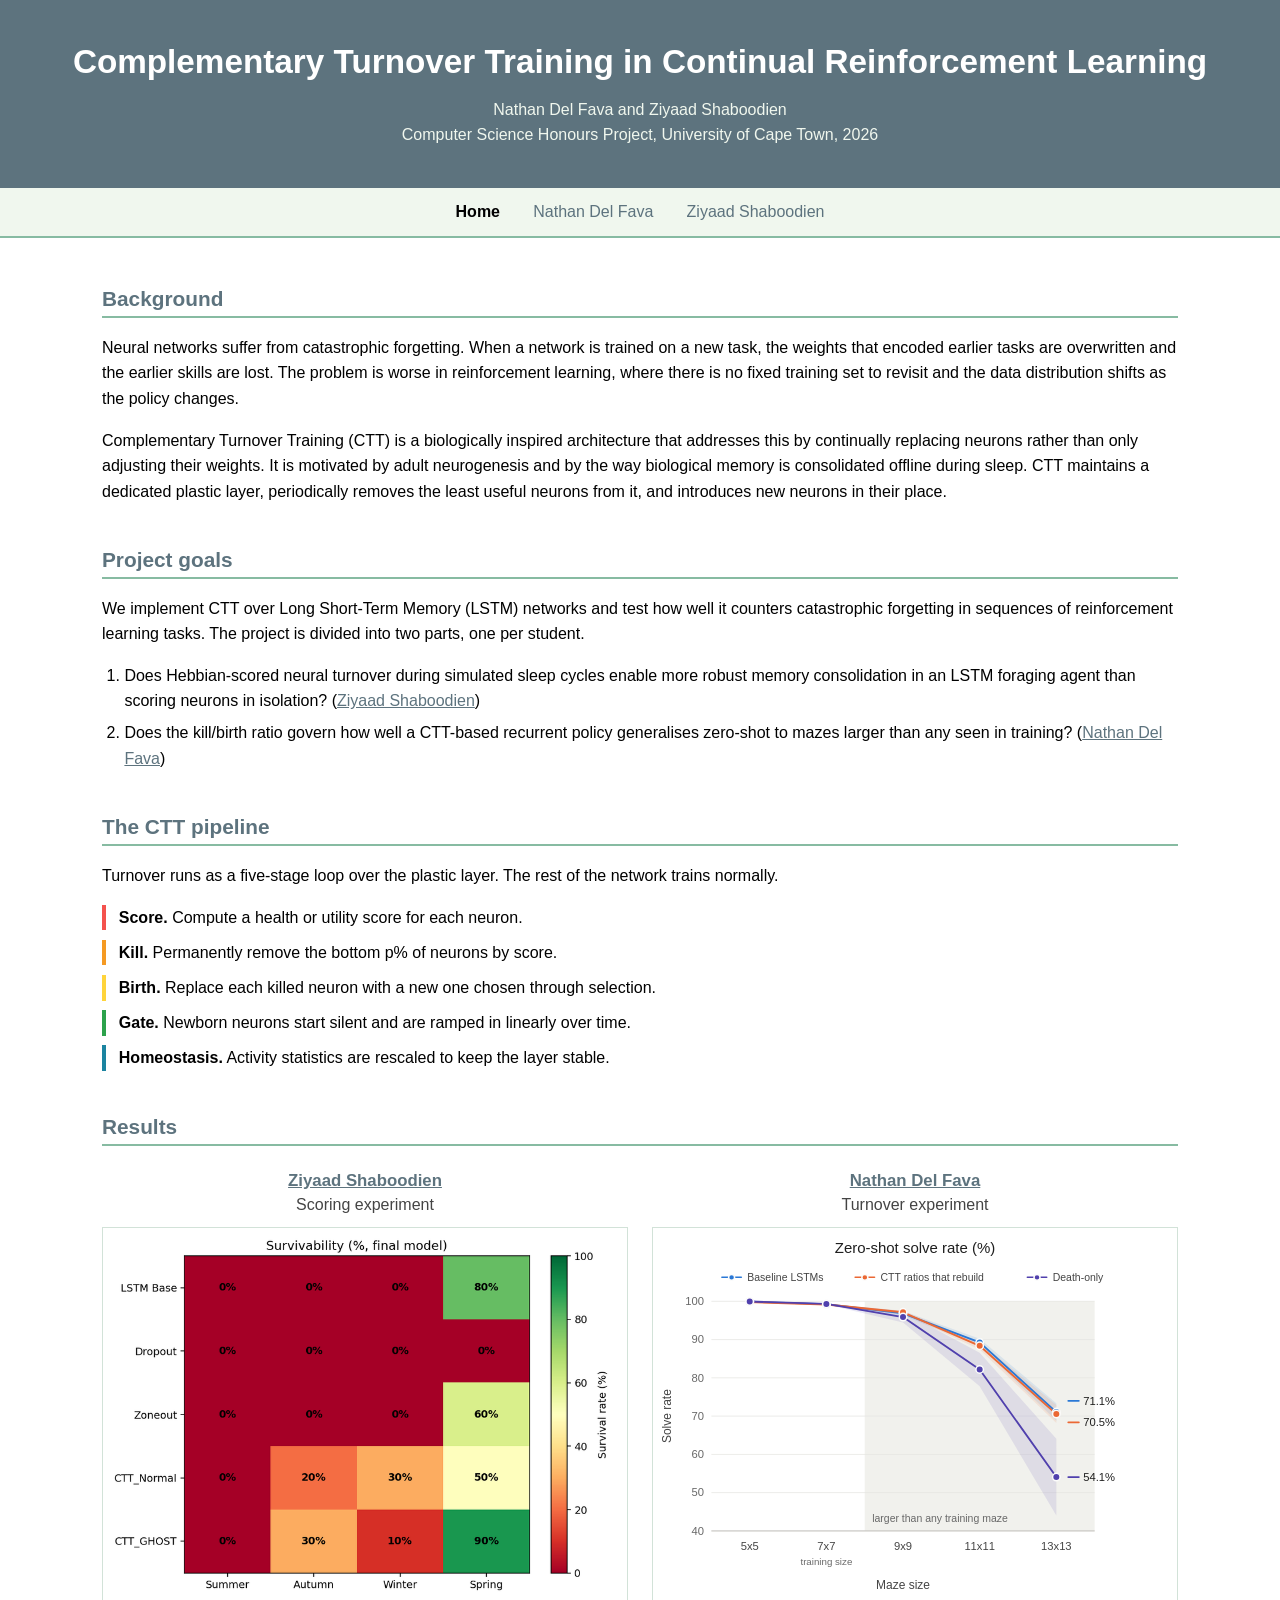
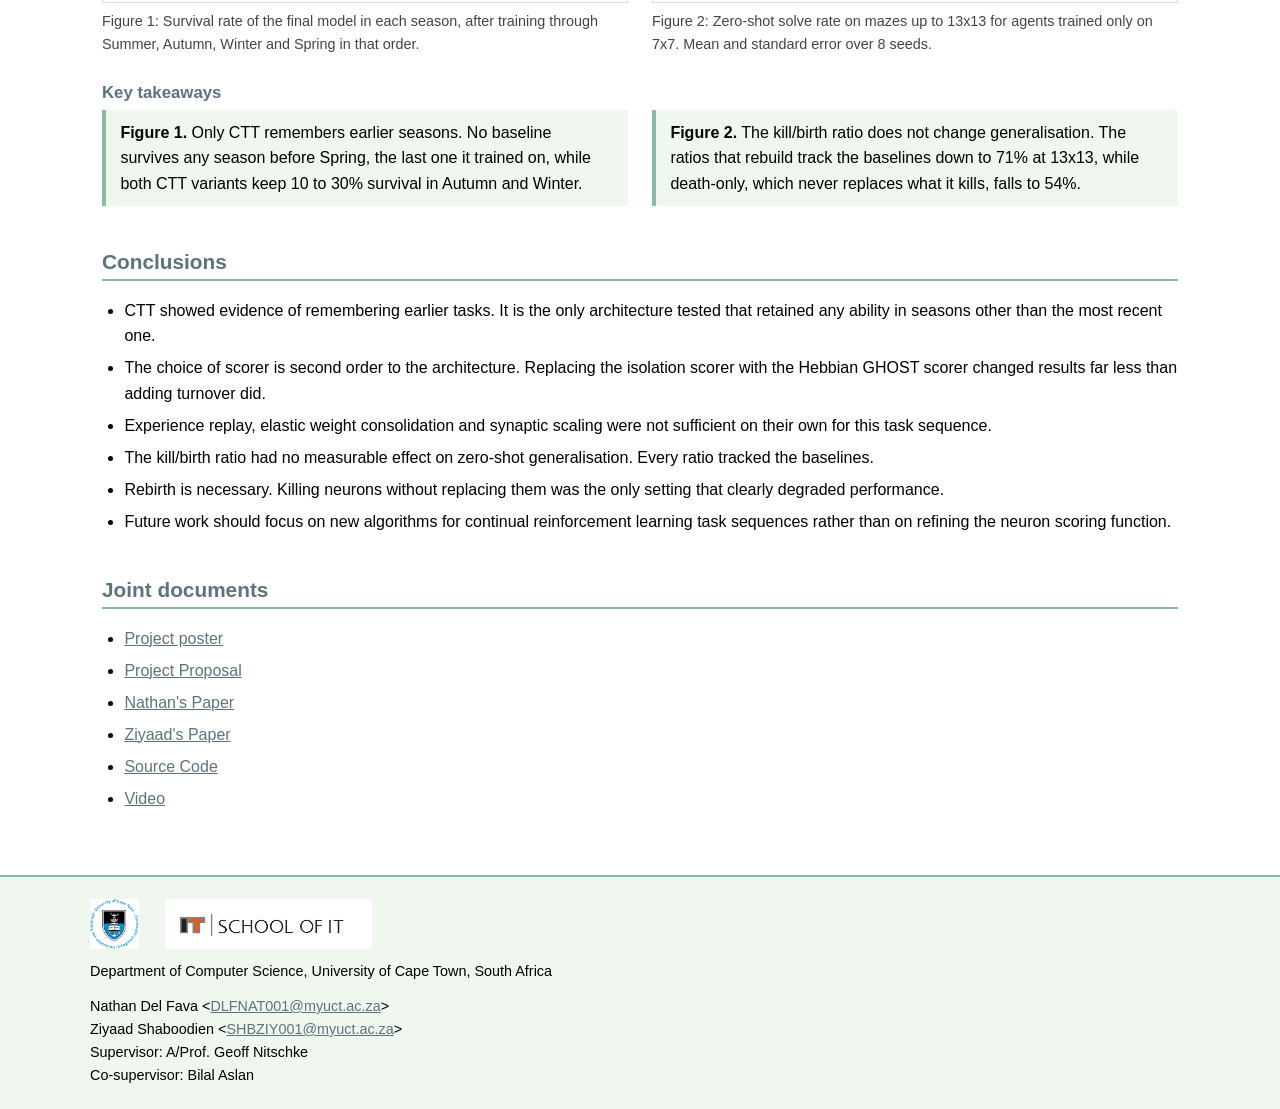
<file: index.html>
<!DOCTYPE html>
<html lang="en">

<head>
<meta charset="utf-8">
<meta name="viewport" content="width=device-width, initial-scale=1">
<title>Complementary Turnover Training in Continual Reinforcement Learning</title>
<link rel="stylesheet" href="style.css">
</head>

<body>

<div id="banner">
<div>
<h1>Complementary Turnover Training in Continual Reinforcement Learning</h1>
<p>Nathan Del Fava and Ziyaad Shaboodien</p>
<p>Computer Science Honours Project, University of Cape Town, 2026</p>
</div>
</div>

<div id="nav">
<ul>
<li><a class="current" href="index.html">Home</a></li>
<li><a href="delfava.html">Nathan Del Fava</a></li>
<li><a href="shaboodien.html">Ziyaad Shaboodien</a></li>
</ul>
</div>

<div id="content">

<h2>Background</h2>

<p>Neural networks suffer from catastrophic forgetting. When a network is trained on a new
task, the weights that encoded earlier tasks are overwritten and the earlier skills are lost.
The problem is worse in reinforcement learning, where there is no fixed training set to
revisit and the data distribution shifts as the policy changes.</p>

<p>Complementary Turnover Training (CTT) is a biologically inspired architecture that
addresses this by continually replacing neurons rather than only adjusting their weights. It
is motivated by adult neurogenesis and by the way biological memory is consolidated offline
during sleep. CTT maintains a dedicated plastic layer, periodically removes the least useful
neurons from it, and introduces new neurons in their place.</p>

<h2>Project goals</h2>

<p>We implement CTT over Long Short-Term Memory (LSTM) networks and test how well it counters
catastrophic forgetting in sequences of reinforcement learning tasks. The project is divided
into two parts, one per student.</p>

<ol>
<li>Does Hebbian-scored neural turnover during simulated sleep cycles enable more robust
memory consolidation in an LSTM foraging agent than scoring neurons in isolation?
(<a href="shaboodien.html">Ziyaad Shaboodien</a>)</li>
<li>Does the kill/birth ratio govern how well a CTT-based recurrent policy generalises
zero-shot to mazes larger than any seen in training?
(<a href="delfava.html">Nathan Del Fava</a>)</li>
</ol>

<h2>The CTT pipeline</h2>

<p>Turnover runs as a five-stage loop over the plastic layer. The rest of the network trains
normally.</p>

<ol class="stages">
<li><strong>Score.</strong> Compute a health or utility score for each neuron.</li>
<li><strong>Kill.</strong> Permanently remove the bottom p% of neurons by score.</li>
<li><strong>Birth.</strong> Replace each killed neuron with a new one chosen through
selection.</li>
<li><strong>Gate.</strong> Newborn neurons start silent and are ramped in linearly over
time.</li>
<li><strong>Homeostasis.</strong> Activity statistics are rescaled to keep the layer
stable.</li>
</ol>

<h2>Results</h2>

<div class="image-container">

<figure>
<h3><a href="shaboodien.html">Ziyaad Shaboodien</a></h3>
<p class="figure-topic">Scoring experiment</p>
<img src="assets/survivability.png" alt="Heatmap of survival rate by season for LSTM Base, Dropout, Zoneout, CTT_Normal and CTT_GHOST">
<figcaption>Figure 1: Survival rate of the final model in each season, after training
through Summer, Autumn, Winter and Spring in that order.</figcaption>
</figure>

<figure>
<h3><a href="delfava.html">Nathan Del Fava</a></h3>
<p class="figure-topic">Turnover experiment</p>
<img src="assets/delfava_scale_compact.svg" alt="Solve rate against maze size: the baselines and the CTT ratios that rebuild both fall to about 71 percent at 13x13, while death-only falls to 54 percent">
<figcaption>Figure 2: Zero-shot solve rate on mazes up to 13x13 for agents trained only on
7x7. Mean and standard error over 8 seeds.</figcaption>
</figure>

</div>

<h3>Key takeaways</h3>

<ul class="takeaways">
<li><strong>Figure 1.</strong> Only CTT remembers earlier seasons. No baseline survives any
season before Spring, the last one it trained on, while both CTT variants keep 10 to 30%
survival in Autumn and Winter.</li>
<li><strong>Figure 2.</strong> The kill/birth ratio does not change generalisation. The ratios
that rebuild track the baselines down to 71% at 13x13, while death-only, which never replaces
what it kills, falls to 54%.</li>
</ul>


<h2>Conclusions</h2>

<ul>
<li>CTT showed evidence of remembering earlier tasks. It is the only architecture tested that
retained any ability in seasons other than the most recent one.</li>
<li>The choice of scorer is second order to the architecture. Replacing the isolation scorer
with the Hebbian GHOST scorer changed results far less than adding turnover did.</li>
<li>Experience replay, elastic weight consolidation and synaptic scaling were not sufficient
on their own for this task sequence.</li>
<li>The kill/birth ratio had no measurable effect on zero-shot generalisation. Every ratio
tracked the baselines.</li>
<li>Rebirth is necessary. Killing neurons without replacing them was the only setting that
clearly degraded performance.</li>
<li>Future work should focus on new algorithms for continual reinforcement learning task
sequences rather than on refining the neuron scoring function.</li>
</ul>

<h2>Joint documents</h2>

<ul>
<li><a href="assets/BIONN_Project_Poster.pdf" target="_blank">Project poster</a></li>
<li><a href="assets/2026_BIONN_Project_Proposal.pdf" target="_blank">Project Proposal</a></li>
<li><a href="assets/DLFNAT001_BIONN_FinalReport.pdf" target="_blank">Nathan's Paper</a></li>
<li><a href="assets/SHBZIY001_BIONN_Final_Paper.pdf" target="_blank">Ziyaad's Paper</a></li>
<li><a href="https://anonymous.4open.science/r/targeted-neuron-turnover/README.md" target="_blank">Source Code</a></li>
<li><a href="assets/bionn_video.mp4" target="_blank">Video</a></li>
</ul>

</div>

<div id="footer">
<div>
<img src="assets/uct_logo.png" alt="University of Cape Town">
<img src="assets/sit_logo.png" alt="UCT School of IT">
<p>Department of Computer Science, University of Cape Town, South Africa</p>
<p>Nathan Del Fava &lt;<a href="mailto:DLFNAT001@myuct.ac.za">DLFNAT001@myuct.ac.za</a>&gt;<br>
Ziyaad Shaboodien &lt;<a href="mailto:SHBZIY001@myuct.ac.za">SHBZIY001@myuct.ac.za</a>&gt;<br>
Supervisor: A/Prof. Geoff Nitschke<br>
Co-supervisor: Bilal Aslan</p>
</div>
</div>

</body>

</html>
</file>
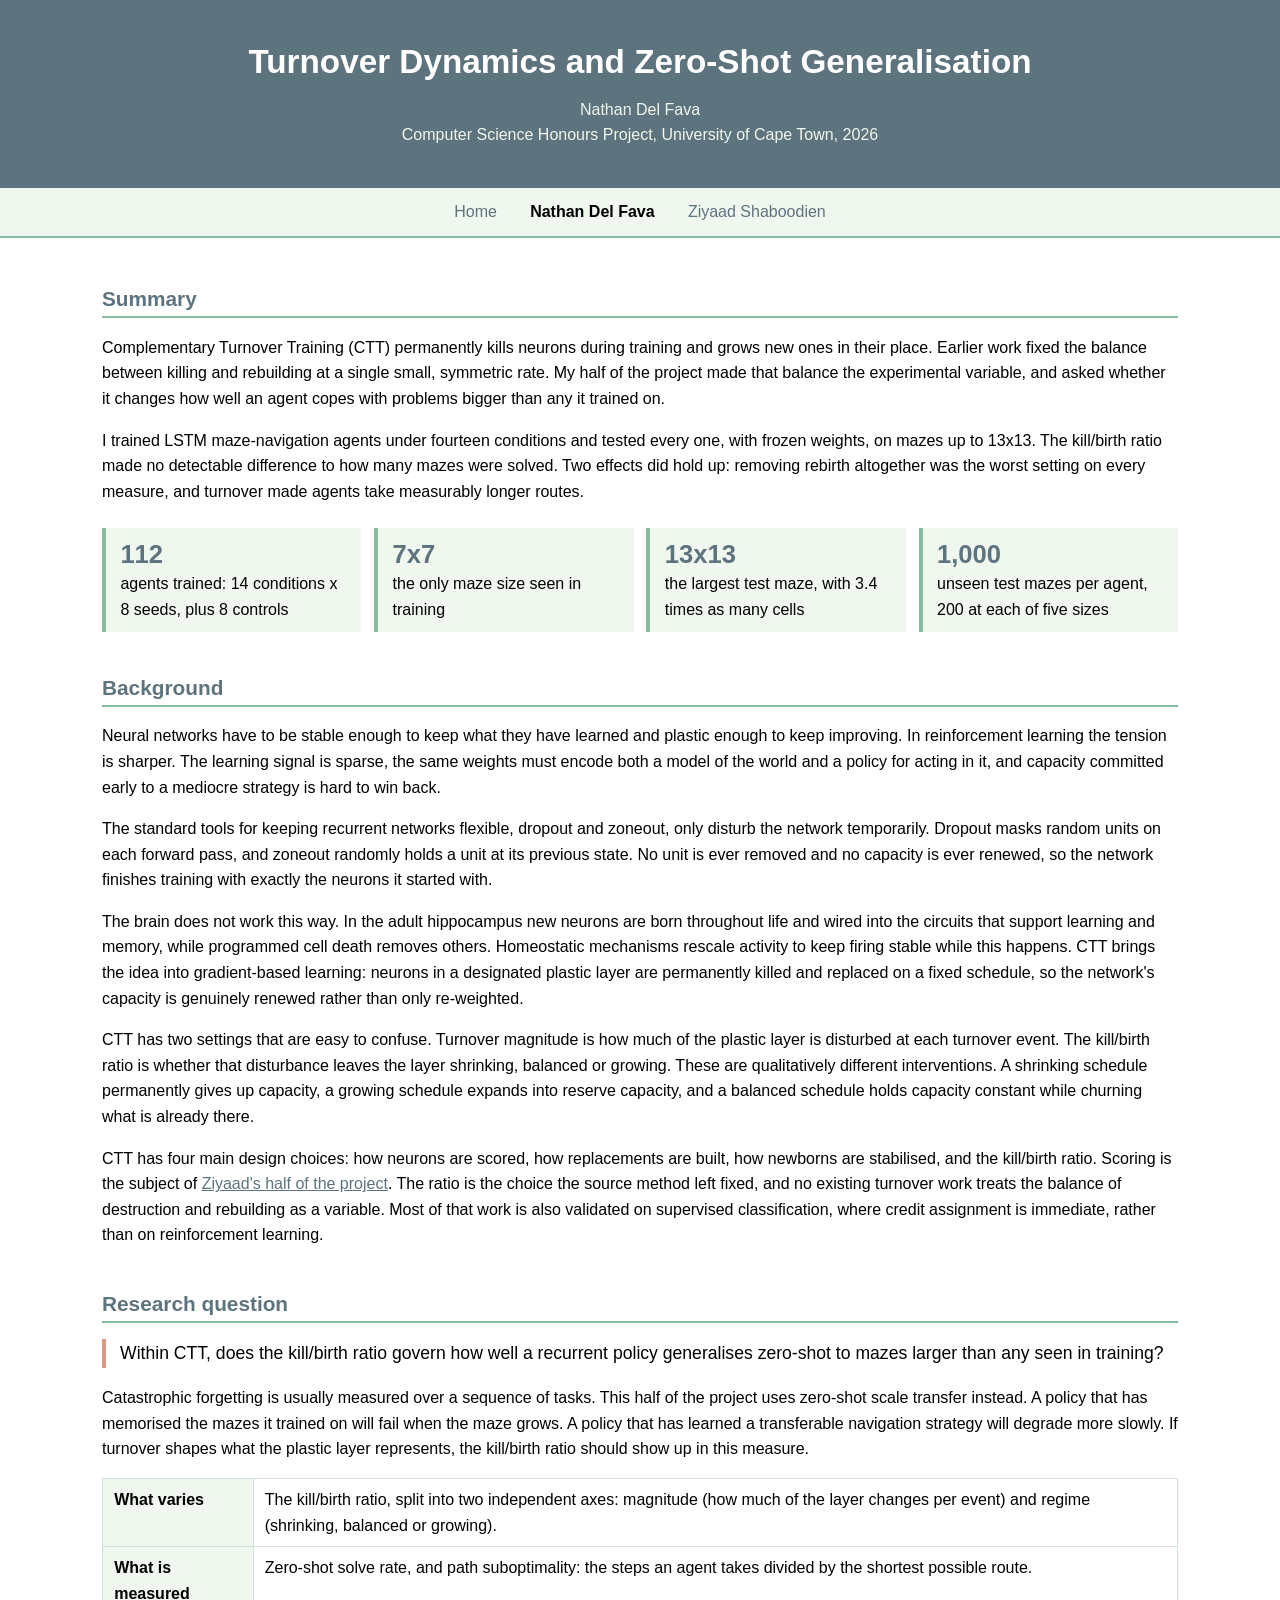
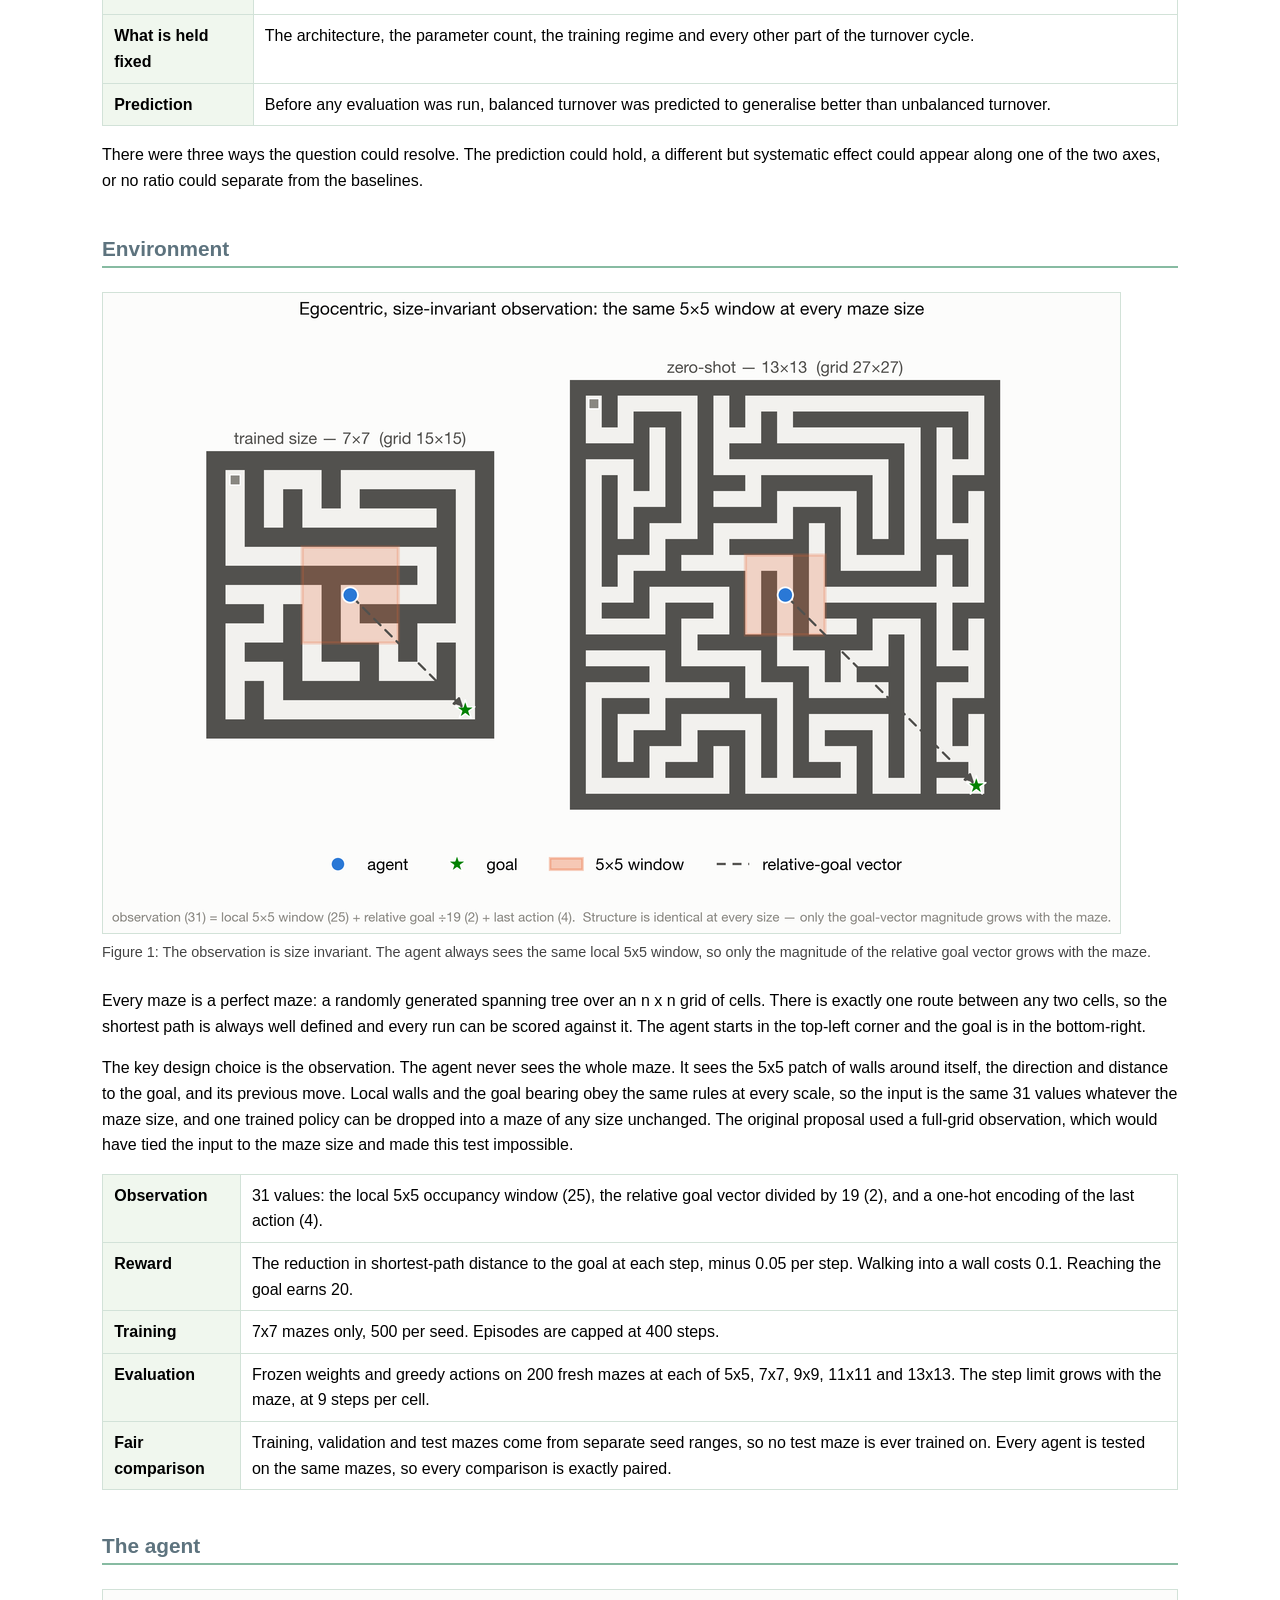
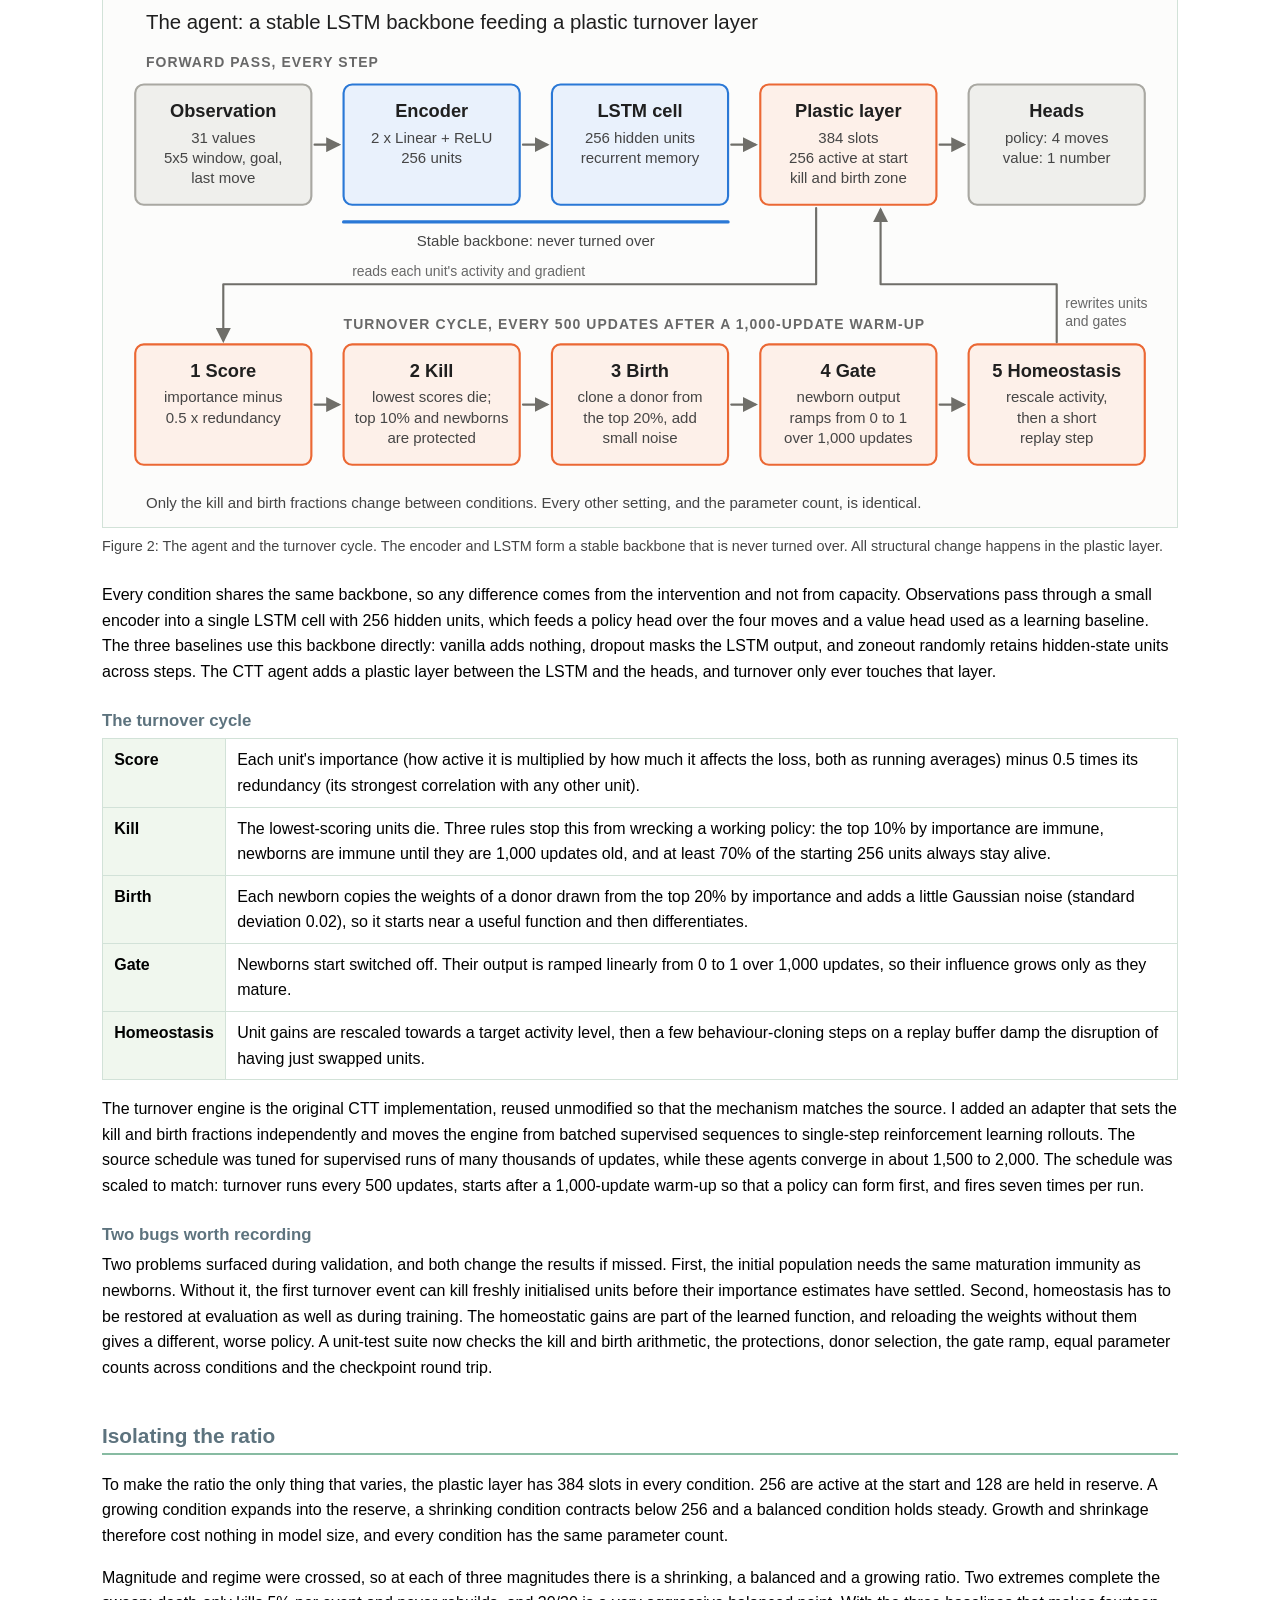
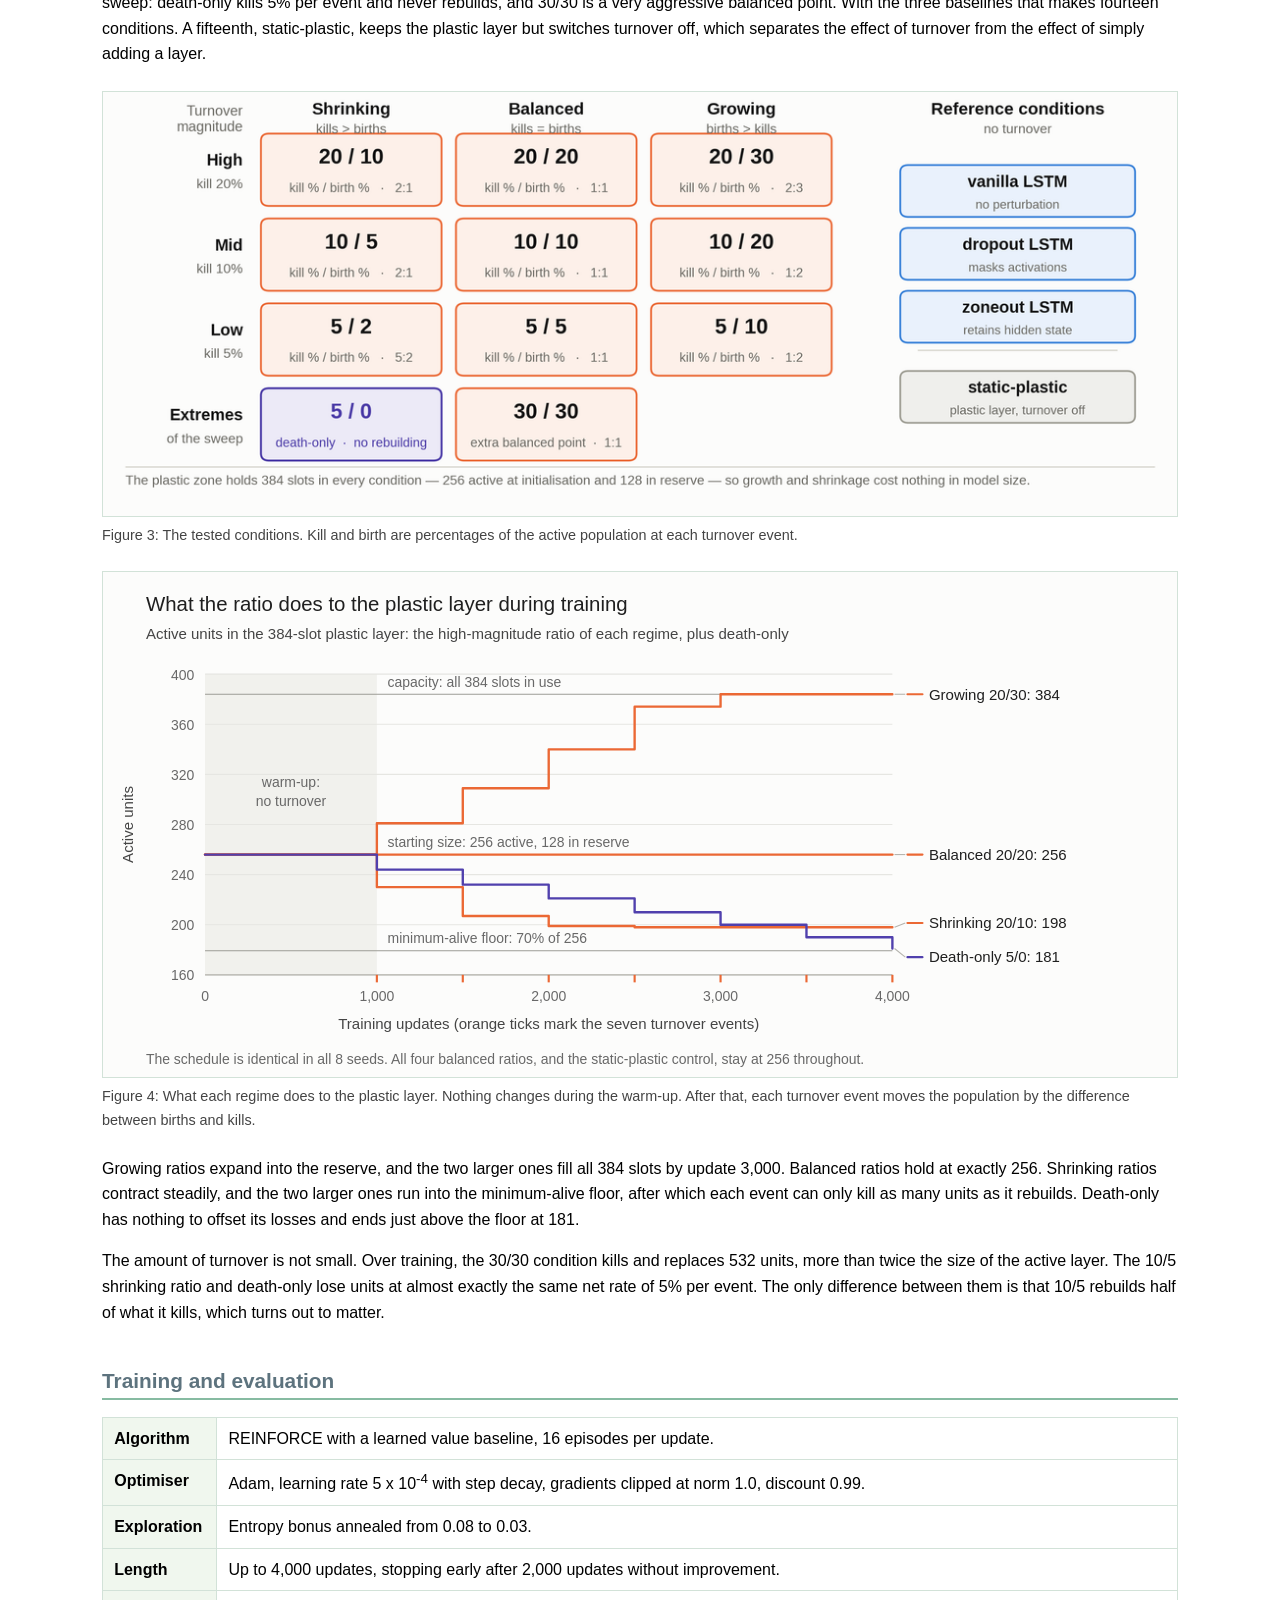
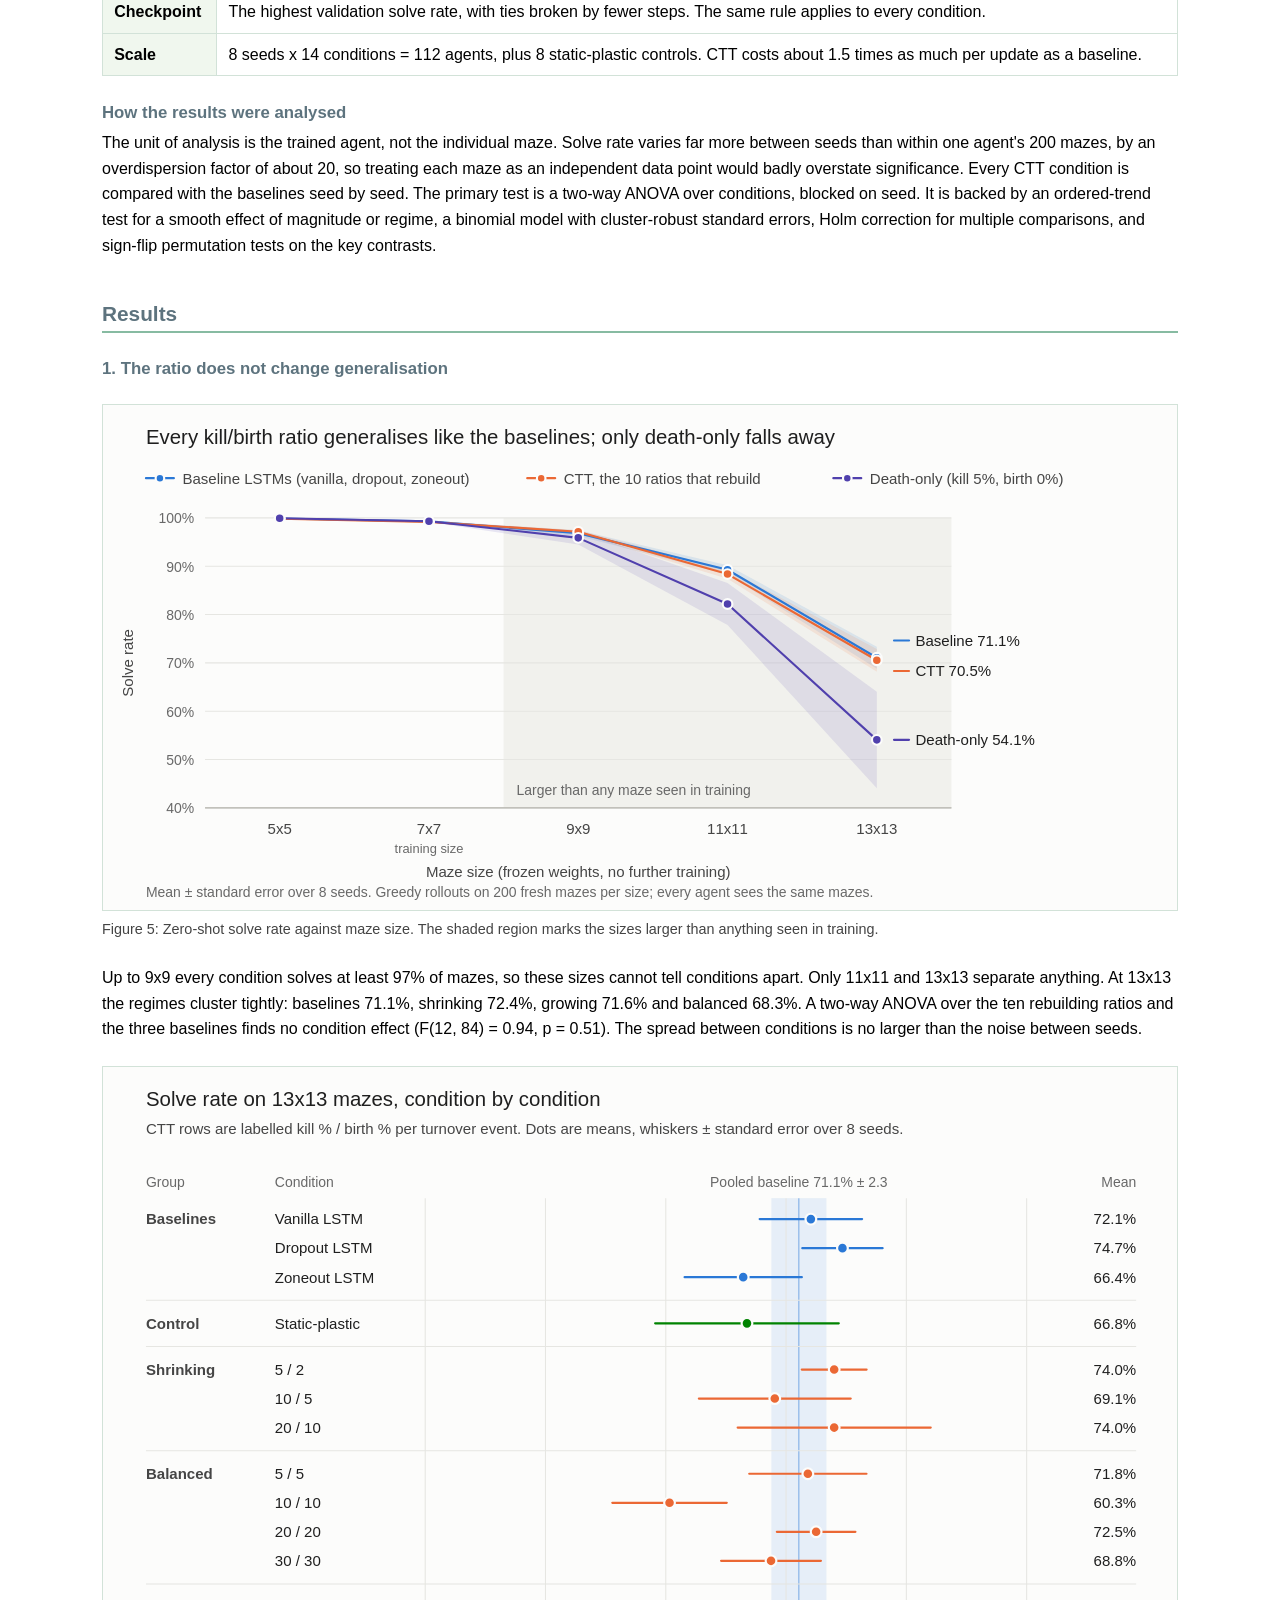
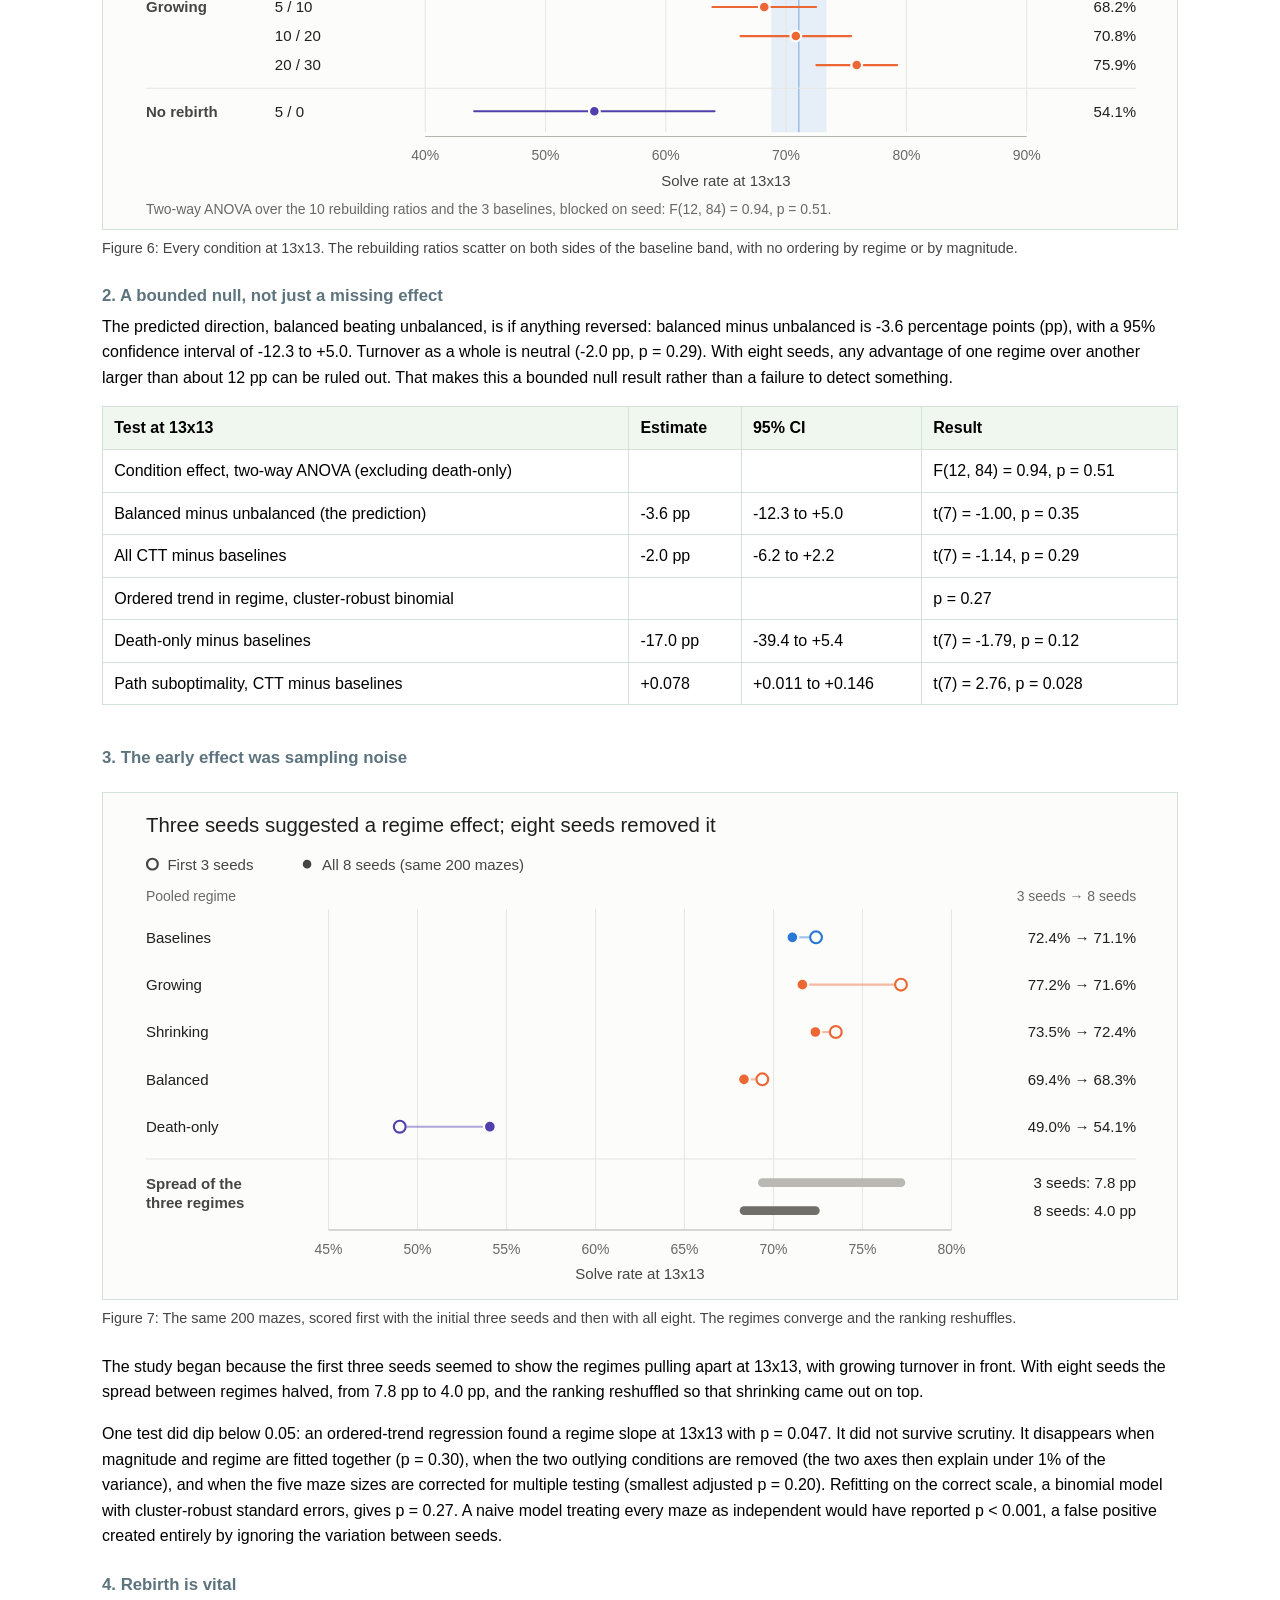
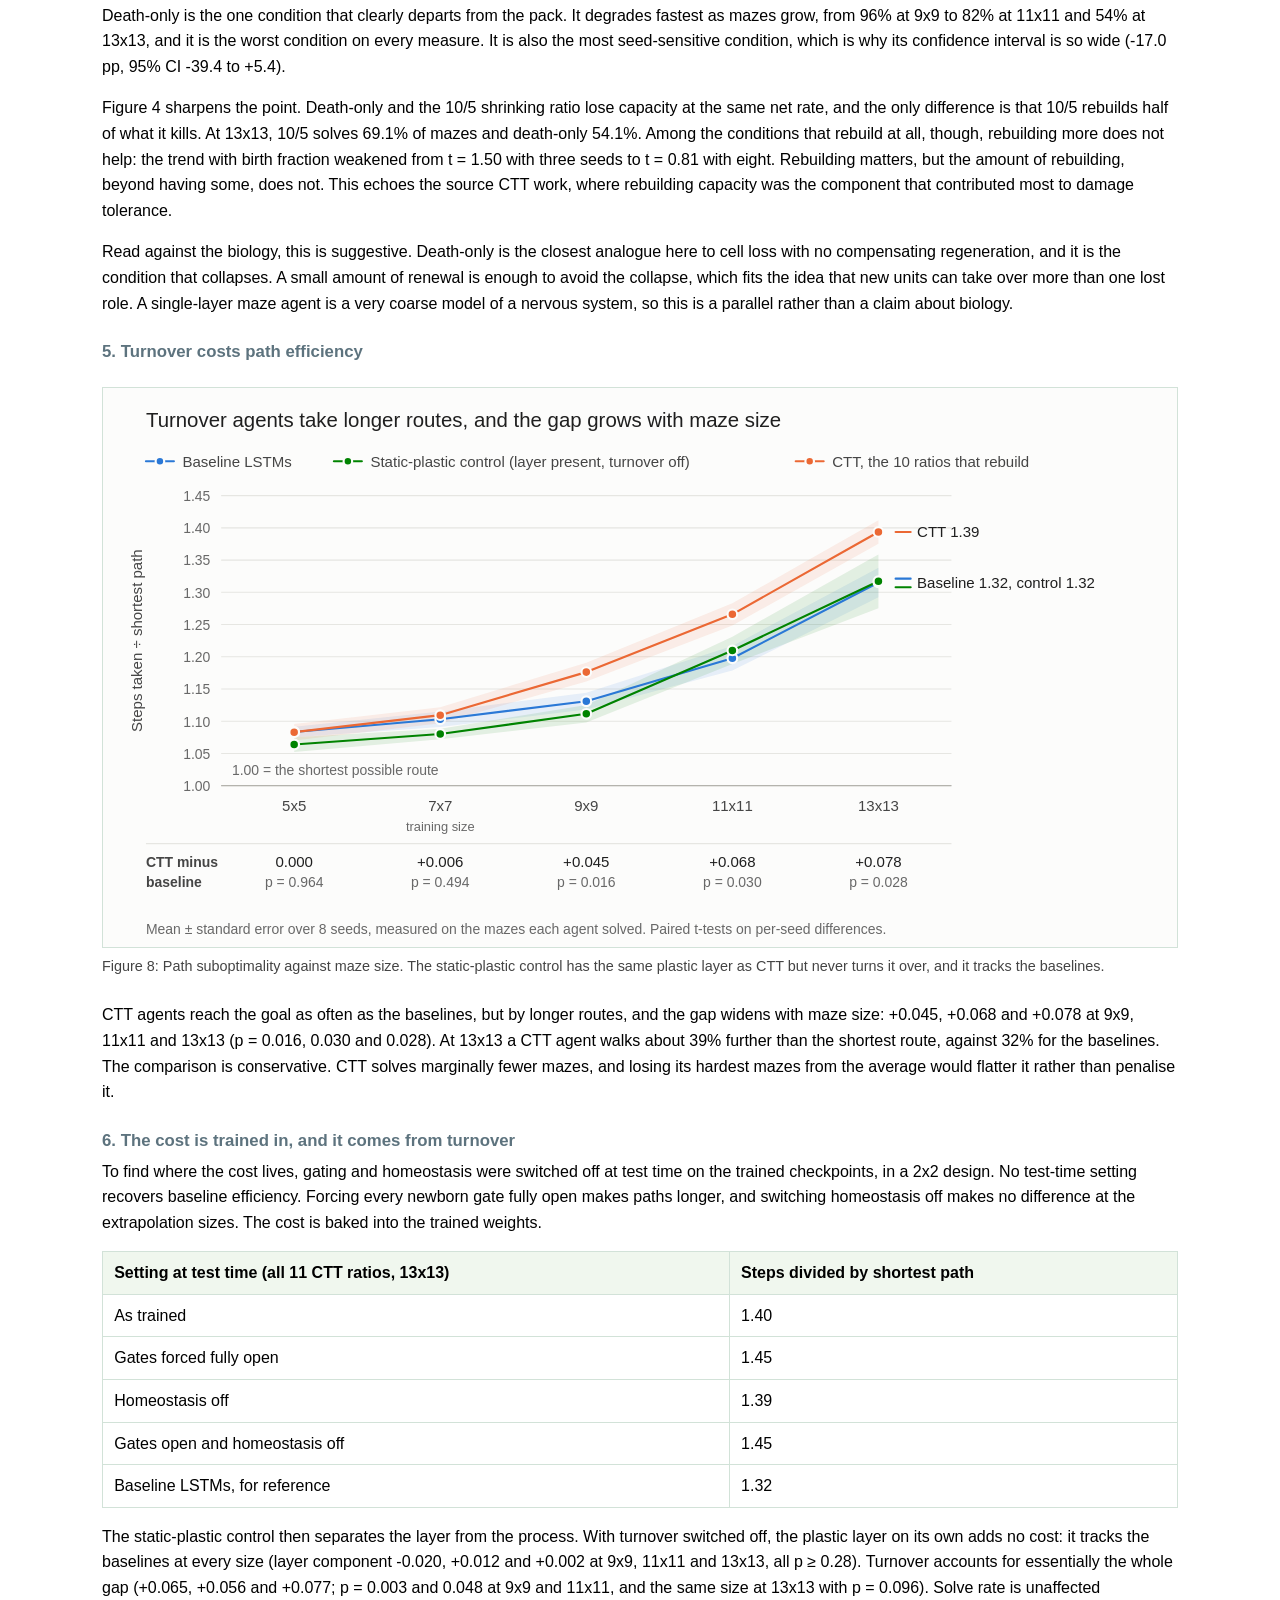
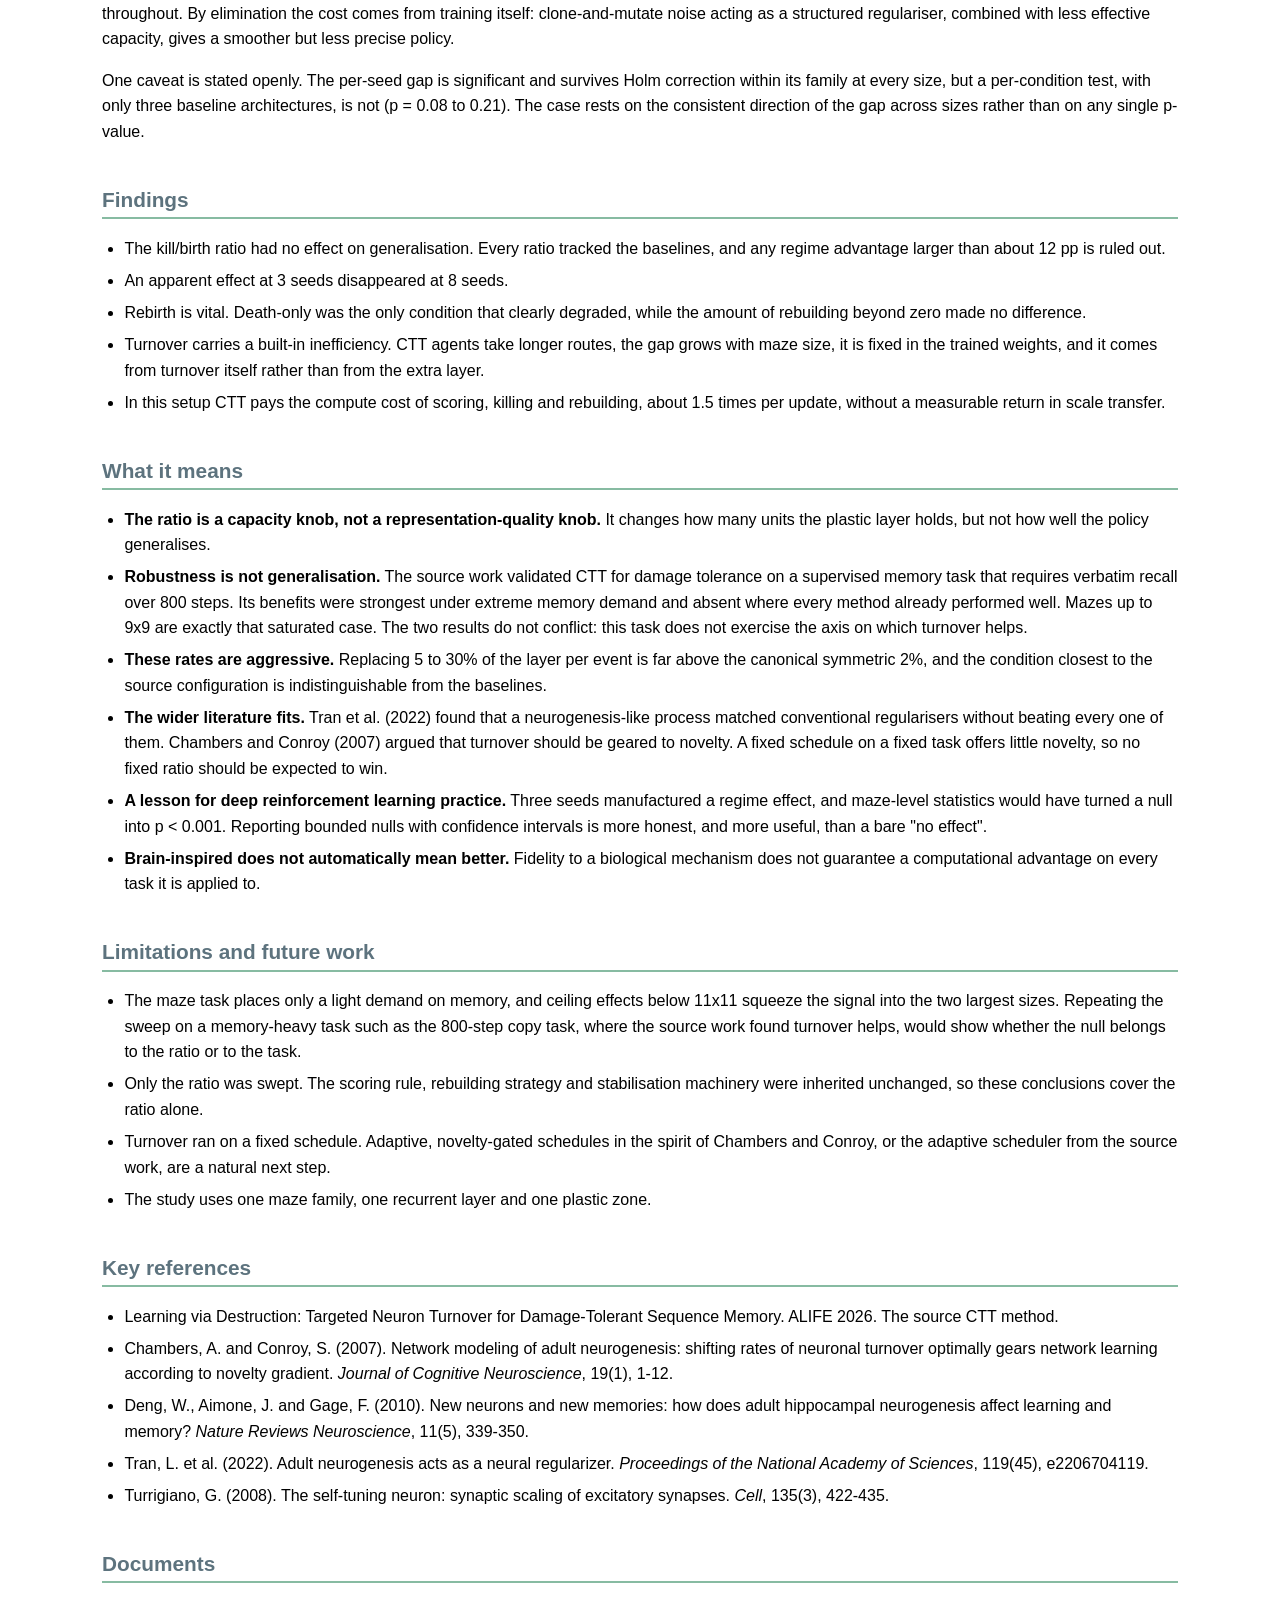
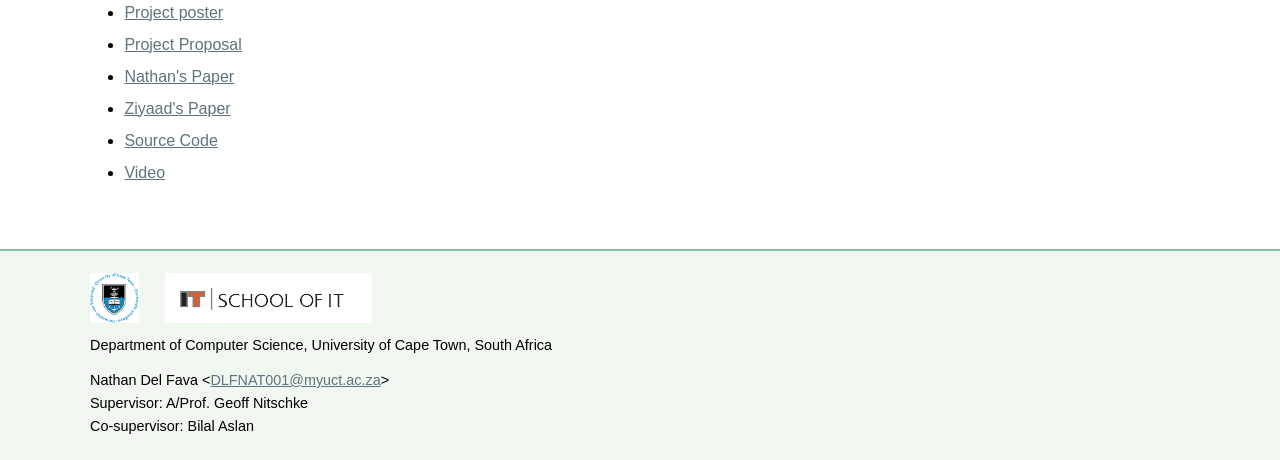
<file: delfava.html>
<!DOCTYPE html>
<html lang="en">

<head>
<meta charset="utf-8">
<meta name="viewport" content="width=device-width, initial-scale=1">
<title>Nathan Del Fava - Turnover Dynamics and Zero-Shot Generalisation</title>
<link rel="stylesheet" href="style.css">
</head>

<body>

<div id="banner">
<div>
<h1>Turnover Dynamics and Zero-Shot Generalisation</h1>
<p>Nathan Del Fava</p>
<p>Computer Science Honours Project, University of Cape Town, 2026</p>
</div>
</div>

<div id="nav">
<ul>
<li><a href="index.html">Home</a></li>
<li><a class="current" href="delfava.html">Nathan Del Fava</a></li>
<li><a href="shaboodien.html">Ziyaad Shaboodien</a></li>
</ul>
</div>

<div id="content">

<h2>Summary</h2>

<p>Complementary Turnover Training (CTT) permanently kills neurons during training and grows
new ones in their place. Earlier work fixed the balance between killing and rebuilding at a
single small, symmetric rate. My half of the project made that balance the experimental
variable, and asked whether it changes how well an agent copes with problems bigger than any it
trained on.</p>

<p>I trained LSTM maze-navigation agents under fourteen conditions and tested every one, with
frozen weights, on mazes up to 13x13. The kill/birth ratio made no detectable difference to how
many mazes were solved. Two effects did hold up: removing rebirth altogether was the worst
setting on every measure, and turnover made agents take measurably longer routes.</p>

<ul class="keyfacts">
<li><strong>112</strong> agents trained: 14 conditions x 8 seeds, plus 8 controls</li>
<li><strong>7x7</strong> the only maze size seen in training</li>
<li><strong>13x13</strong> the largest test maze, with 3.4 times as many cells</li>
<li><strong>1,000</strong> unseen test mazes per agent, 200 at each of five sizes</li>
</ul>

<h2>Background</h2>

<p>Neural networks have to be stable enough to keep what they have learned and plastic enough
to keep improving. In reinforcement learning the tension is sharper. The learning signal is
sparse, the same weights must encode both a model of the world and a policy for acting in it,
and capacity committed early to a mediocre strategy is hard to win back.</p>

<p>The standard tools for keeping recurrent networks flexible, dropout and zoneout, only
disturb the network temporarily. Dropout masks random units on each forward pass, and zoneout
randomly holds a unit at its previous state. No unit is ever removed and no capacity is ever
renewed, so the network finishes training with exactly the neurons it started with.</p>

<p>The brain does not work this way. In the adult hippocampus new neurons are born throughout
life and wired into the circuits that support learning and memory, while programmed cell death
removes others. Homeostatic mechanisms rescale activity to keep firing stable while this
happens. CTT brings the idea into gradient-based learning: neurons in a designated plastic layer
are permanently killed and replaced on a fixed schedule, so the network's capacity is genuinely
renewed rather than only re-weighted.</p>

<p>CTT has two settings that are easy to confuse. Turnover magnitude is how much of the
plastic layer is disturbed at each turnover event. The kill/birth ratio is whether that
disturbance leaves the layer shrinking, balanced or growing. These are qualitatively different
interventions. A shrinking schedule permanently gives up capacity, a growing schedule expands
into reserve capacity, and a balanced schedule holds capacity constant while churning what is
already there.</p>

<p>CTT has four main design choices: how neurons are scored, how replacements are built, how
newborns are stabilised, and the kill/birth ratio. Scoring is the subject of
<a href="shaboodien.html">Ziyaad's half of the project</a>. The ratio is the choice the source
method left fixed, and no existing turnover work treats the balance of destruction and
rebuilding as a variable. Most of that work is also validated on supervised classification,
where credit assignment is immediate, rather than on reinforcement learning.</p>

<h2>Research question</h2>

<p class="question">Within CTT, does the kill/birth ratio govern how well a recurrent policy
generalises zero-shot to mazes larger than any seen in training?</p>

<p>Catastrophic forgetting is usually measured over a sequence of tasks. This half of the
project uses zero-shot scale transfer instead. A policy that has memorised the mazes it trained
on will fail when the maze grows. A policy that has learned a transferable navigation strategy
will degrade more slowly. If turnover shapes what the plastic layer represents, the kill/birth
ratio should show up in this measure.</p>

<table>
<tr>
<th>What varies</th>
<td>The kill/birth ratio, split into two independent axes: magnitude (how much of the layer
changes per event) and regime (shrinking, balanced or growing).</td>
</tr>
<tr>
<th>What is measured</th>
<td>Zero-shot solve rate, and path suboptimality: the steps an agent takes divided by the
shortest possible route.</td>
</tr>
<tr>
<th>What is held fixed</th>
<td>The architecture, the parameter count, the training regime and every other part of the
turnover cycle.</td>
</tr>
<tr>
<th>Prediction</th>
<td>Before any evaluation was run, balanced turnover was predicted to generalise better than
unbalanced turnover.</td>
</tr>
</table>

<p>There were three ways the question could resolve. The prediction could hold, a different but
systematic effect could appear along one of the two axes, or no ratio could separate from the
baselines.</p>

<h2>Environment</h2>

<figure>
<img src="assets/maze_env.png" alt="A 7x7 training maze and a 13x13 zero-shot maze, both showing the same 5x5 egocentric observation window, the agent, the goal and the relative goal vector">
<figcaption>Figure 1: The observation is size invariant. The agent always sees the same local
5x5 window, so only the magnitude of the relative goal vector grows with the maze.</figcaption>
</figure>

<p>Every maze is a perfect maze: a randomly generated spanning tree over an n x n grid of
cells. There is exactly one route between any two cells, so the shortest path is always well
defined and every run can be scored against it. The agent starts in the top-left corner and the
goal is in the bottom-right.</p>

<p>The key design choice is the observation. The agent never sees the whole maze. It sees the
5x5 patch of walls around itself, the direction and distance to the goal, and its previous move.
Local walls and the goal bearing obey the same rules at every scale, so the input is the same 31
values whatever the maze size, and one trained policy can be dropped into a maze of any size
unchanged. The original proposal used a full-grid observation, which would have tied the input
to the maze size and made this test impossible.</p>

<table>
<tr>
<th>Observation</th>
<td>31 values: the local 5x5 occupancy window (25), the relative goal vector divided by 19 (2),
and a one-hot encoding of the last action (4).</td>
</tr>
<tr>
<th>Reward</th>
<td>The reduction in shortest-path distance to the goal at each step, minus 0.05 per step.
Walking into a wall costs 0.1. Reaching the goal earns 20.</td>
</tr>
<tr>
<th>Training</th>
<td>7x7 mazes only, 500 per seed. Episodes are capped at 400 steps.</td>
</tr>
<tr>
<th>Evaluation</th>
<td>Frozen weights and greedy actions on 200 fresh mazes at each of 5x5, 7x7, 9x9, 11x11 and
13x13. The step limit grows with the maze, at 9 steps per cell.</td>
</tr>
<tr>
<th>Fair comparison</th>
<td>Training, validation and test mazes come from separate seed ranges, so no test maze is ever
trained on. Every agent is tested on the same mazes, so every comparison is exactly
paired.</td>
</tr>
</table>

<h2>The agent</h2>

<figure>
<img src="assets/delfava_architecture.svg" alt="Forward pass from a 31-value observation through an encoder and a 256-unit LSTM cell into a plastic layer of 384 slots and then the policy and value heads, with a five-stage turnover cycle of score, kill, birth, gate and homeostasis acting on the plastic layer only">
<figcaption>Figure 2: The agent and the turnover cycle. The encoder and LSTM form a stable backbone
that is never turned over. All structural change happens in the plastic layer.</figcaption>
</figure>

<p>Every condition shares the same backbone, so any difference comes from the intervention and
not from capacity. Observations pass through a small encoder into a single LSTM cell with 256
hidden units, which feeds a policy head over the four moves and a value head used as a learning
baseline. The three baselines use this backbone directly: vanilla adds nothing, dropout masks the
LSTM output, and zoneout randomly retains hidden-state units across steps. The CTT agent adds a
plastic layer between the LSTM and the heads, and turnover only ever touches that layer.</p>

<h3>The turnover cycle</h3>

<table>
<tr>
<th>Score</th>
<td>Each unit's importance (how active it is multiplied by how much it affects the loss, both as
running averages) minus 0.5 times its redundancy (its strongest correlation with any other
unit).</td>
</tr>
<tr>
<th>Kill</th>
<td>The lowest-scoring units die. Three rules stop this from wrecking a working policy: the top
10% by importance are immune, newborns are immune until they are 1,000 updates old, and at least
70% of the starting 256 units always stay alive.</td>
</tr>
<tr>
<th>Birth</th>
<td>Each newborn copies the weights of a donor drawn from the top 20% by importance and adds a
little Gaussian noise (standard deviation 0.02), so it starts near a useful function and then
differentiates.</td>
</tr>
<tr>
<th>Gate</th>
<td>Newborns start switched off. Their output is ramped linearly from 0 to 1 over 1,000
updates, so their influence grows only as they mature.</td>
</tr>
<tr>
<th>Homeostasis</th>
<td>Unit gains are rescaled towards a target activity level, then a few behaviour-cloning steps
on a replay buffer damp the disruption of having just swapped units.</td>
</tr>
</table>

<p>The turnover engine is the original CTT implementation, reused unmodified so that the
mechanism matches the source. I added an adapter that sets the kill and birth fractions
independently and moves the engine from batched supervised sequences to single-step
reinforcement learning rollouts. The source schedule was tuned for supervised runs of many
thousands of updates, while these agents converge in about 1,500 to 2,000. The schedule was
scaled to match: turnover runs every 500 updates, starts after a 1,000-update warm-up so that a
policy can form first, and fires seven times per run.</p>

<h3>Two bugs worth recording</h3>

<p>Two problems surfaced during validation, and both change the results if missed. First, the
initial population needs the same maturation immunity as newborns. Without it, the first
turnover event can kill freshly initialised units before their importance estimates have
settled. Second, homeostasis has to be restored at evaluation as well as during training. The
homeostatic gains are part of the learned function, and reloading the weights without them gives
a different, worse policy. A unit-test suite now checks the kill and birth arithmetic, the
protections, donor selection, the gate ramp, equal parameter counts across conditions and the
checkpoint round trip.</p>

<h2>Isolating the ratio</h2>

<p>To make the ratio the only thing that varies, the plastic layer has 384 slots in every
condition. 256 are active at the start and 128 are held in reserve. A growing condition expands
into the reserve, a shrinking condition contracts below 256 and a balanced condition holds
steady. Growth and shrinkage therefore cost nothing in model size, and every condition has the
same parameter count.</p>

<p>Magnitude and regime were crossed, so at each of three magnitudes there is a shrinking, a
balanced and a growing ratio. Two extremes complete the sweep: death-only kills 5% per event and
never rebuilds, and 30/30 is a very aggressive balanced point. With the three baselines that
makes fourteen conditions. A fifteenth, static-plastic, keeps the plastic layer but switches
turnover off, which separates the effect of turnover from the effect of simply adding a
layer.</p>

<figure>
<img src="assets/turnover_grid.png" alt="Grid of tested kill and birth percentages across shrinking, balanced and growing regimes at high, mid and low turnover magnitude, plus reference conditions">
<figcaption>Figure 3: The tested conditions. Kill and birth are percentages of the active
population at each turnover event.</figcaption>
</figure>

<figure>
<img src="assets/delfava_population.svg" alt="Step chart of active plastic units over 4,000 training updates: growing 20/30 rises from 256 to the 384-slot capacity, balanced 20/20 stays at 256, shrinking 20/10 falls to 198 and death-only 5/0 falls to 181, just above the 179-unit floor">
<figcaption>Figure 4: What each regime does to the plastic layer. Nothing changes during the
warm-up. After that, each turnover event moves the population by the difference between births
and kills.</figcaption>
</figure>

<p>Growing ratios expand into the reserve, and the two larger ones fill all 384 slots by update
3,000. Balanced ratios hold at exactly 256. Shrinking ratios contract steadily, and the two
larger ones run into the minimum-alive floor, after which each event can only kill as many units
as it rebuilds. Death-only has nothing to offset its losses and ends just above the floor at
181.</p>

<p>The amount of turnover is not small. Over training, the 30/30 condition kills and replaces
532 units, more than twice the size of the active layer. The 10/5 shrinking ratio and death-only
lose units at almost exactly the same net rate of 5% per event. The only difference between
them is that 10/5 rebuilds half of what it kills, which turns out to matter.</p>

<h2>Training and evaluation</h2>

<table>
<tr>
<th>Algorithm</th>
<td>REINFORCE with a learned value baseline, 16 episodes per update.</td>
</tr>
<tr>
<th>Optimiser</th>
<td>Adam, learning rate 5 x 10<sup>-4</sup> with step decay, gradients clipped at norm 1.0,
discount 0.99.</td>
</tr>
<tr>
<th>Exploration</th>
<td>Entropy bonus annealed from 0.08 to 0.03.</td>
</tr>
<tr>
<th>Length</th>
<td>Up to 4,000 updates, stopping early after 2,000 updates without improvement.</td>
</tr>
<tr>
<th>Checkpoint</th>
<td>The highest validation solve rate, with ties broken by fewer steps. The same rule applies to
every condition.</td>
</tr>
<tr>
<th>Scale</th>
<td>8 seeds x 14 conditions = 112 agents, plus 8 static-plastic controls. CTT costs about 1.5
times as much per update as a baseline.</td>
</tr>
</table>

<h3>How the results were analysed</h3>

<p>The unit of analysis is the trained agent, not the individual maze. Solve rate varies far
more between seeds than within one agent's 200 mazes, by an overdispersion factor of about 20,
so treating each maze as an independent data point would badly overstate significance. Every
CTT condition is compared with the baselines seed by seed. The primary test is a two-way ANOVA
over conditions, blocked on seed. It is backed by an ordered-trend test for a smooth effect of
magnitude or regime, a binomial model with cluster-robust standard errors, Holm correction for
multiple comparisons, and sign-flip permutation tests on the key contrasts.</p>

<h2>Results</h2>

<h3>1. The ratio does not change generalisation</h3>

<figure>
<img src="assets/delfava_scale.svg" alt="Solve rate against maze size: baselines and the pooled CTT ratios both fall from about 100 percent at 5x5 to about 71 percent at 13x13, while death-only falls to 54 percent">
<figcaption>Figure 5: Zero-shot solve rate against maze size. The shaded region marks the sizes
larger than anything seen in training.</figcaption>
</figure>

<p>Up to 9x9 every condition solves at least 97% of mazes, so these sizes cannot tell
conditions apart. Only 11x11 and 13x13 separate anything. At 13x13 the regimes cluster tightly:
baselines 71.1%, shrinking 72.4%, growing 71.6% and balanced 68.3%. A two-way ANOVA over the ten
rebuilding ratios and the three baselines finds no condition effect (F(12, 84) = 0.94,
p = 0.51). The spread between conditions is no larger than the noise between seeds.</p>

<figure>
<img src="assets/delfava_conditions13.svg" alt="Dot plot of solve rate at 13x13 for all fifteen conditions with standard error whiskers, nearly all overlapping the pooled baseline band around 71 percent, with death-only lowest at 54 percent">
<figcaption>Figure 6: Every condition at 13x13. The rebuilding ratios scatter on both sides of
the baseline band, with no ordering by regime or by magnitude.</figcaption>
</figure>

<h3>2. A bounded null, not just a missing effect</h3>

<p>The predicted direction, balanced beating unbalanced, is if anything reversed: balanced minus
unbalanced is -3.6 percentage points (pp), with a 95% confidence interval of -12.3 to +5.0.
Turnover as a whole is neutral (-2.0 pp, p = 0.29). With eight seeds, any advantage of one
regime over another larger than about 12 pp can be ruled out. That makes this a bounded null
result rather than a failure to detect something.</p>

<div class="scroll">
<table>
<tr>
<th>Test at 13x13</th>
<th>Estimate</th>
<th>95% CI</th>
<th>Result</th>
</tr>
<tr>
<td>Condition effect, two-way ANOVA (excluding death-only)</td>
<td></td>
<td></td>
<td>F(12, 84) = 0.94, p = 0.51</td>
</tr>
<tr>
<td>Balanced minus unbalanced (the prediction)</td>
<td>-3.6 pp</td>
<td>-12.3 to +5.0</td>
<td>t(7) = -1.00, p = 0.35</td>
</tr>
<tr>
<td>All CTT minus baselines</td>
<td>-2.0 pp</td>
<td>-6.2 to +2.2</td>
<td>t(7) = -1.14, p = 0.29</td>
</tr>
<tr>
<td>Ordered trend in regime, cluster-robust binomial</td>
<td></td>
<td></td>
<td>p = 0.27</td>
</tr>
<tr>
<td>Death-only minus baselines</td>
<td>-17.0 pp</td>
<td>-39.4 to +5.4</td>
<td>t(7) = -1.79, p = 0.12</td>
</tr>
<tr>
<td>Path suboptimality, CTT minus baselines</td>
<td>+0.078</td>
<td>+0.011 to +0.146</td>
<td>t(7) = 2.76, p = 0.028</td>
</tr>
</table>
</div>

<h3>3. The early effect was sampling noise</h3>

<figure>
<img src="assets/delfava_seed_collapse.svg" alt="Dumbbell chart of solve rate at 13x13 for each regime with three seeds and with eight seeds: growing drops from 77.2 to 71.6 percent and the spread across the three turnover regimes shrinks from 7.8 to 4.0 percentage points">
<figcaption>Figure 7: The same 200 mazes, scored first with the initial three seeds and then with
all eight. The regimes converge and the ranking reshuffles.</figcaption>
</figure>

<p>The study began because the first three seeds seemed to show the regimes pulling apart at
13x13, with growing turnover in front. With eight seeds the spread between regimes halved, from
7.8 pp to 4.0 pp, and the ranking reshuffled so that shrinking came out on top.</p>

<p>One test did dip below 0.05: an ordered-trend regression found a regime slope at 13x13 with
p = 0.047. It did not survive scrutiny. It disappears when magnitude and regime are fitted
together (p = 0.30), when the two outlying conditions are removed (the two axes then explain
under 1% of the variance), and when the five maze sizes are corrected for multiple testing
(smallest adjusted p = 0.20). Refitting on the correct scale, a binomial model with
cluster-robust standard errors, gives p = 0.27. A naive model treating every maze as
independent would have reported p &lt; 0.001, a false positive created entirely by ignoring the
variation between seeds.</p>

<h3>4. Rebirth is vital</h3>

<p>Death-only is the one condition that clearly departs from the pack. It degrades fastest as
mazes grow, from 96% at 9x9 to 82% at 11x11 and 54% at 13x13, and it is the worst condition on
every measure. It is also the most seed-sensitive condition, which is why its confidence
interval is so wide (-17.0 pp, 95% CI -39.4 to +5.4).</p>

<p>Figure 4 sharpens the point. Death-only and the 10/5 shrinking ratio lose capacity at the
same net rate, and the only difference is that 10/5 rebuilds half of what it kills. At 13x13,
10/5 solves 69.1% of mazes and death-only 54.1%. Among the conditions that rebuild at all,
though, rebuilding more does not help: the trend with birth fraction weakened from t = 1.50 with
three seeds to t = 0.81 with eight. Rebuilding matters, but the amount of rebuilding, beyond
having some, does not. This echoes the source CTT work, where rebuilding capacity was the
component that contributed most to damage tolerance.</p>

<p>Read against the biology, this is suggestive. Death-only is the closest analogue here to cell
loss with no compensating regeneration, and it is the condition that collapses. A small amount
of renewal is enough to avoid the collapse, which fits the idea that new units can take over more
than one lost role. A single-layer maze agent is a very coarse model of a nervous system, so this
is a parallel rather than a claim about biology.</p>

<h3>5. Turnover costs path efficiency</h3>

<figure>
<img src="assets/delfava_path_cost.svg" alt="Path suboptimality against maze size: CTT rises to 1.39 at 13x13 while the baselines and the static-plastic control both reach 1.32, with the gap significant from 9x9 onwards">
<figcaption>Figure 8: Path suboptimality against maze size. The static-plastic control has the
same plastic layer as CTT but never turns it over, and it tracks the baselines.</figcaption>
</figure>

<p>CTT agents reach the goal as often as the baselines, but by longer routes, and the gap widens
with maze size: +0.045, +0.068 and +0.078 at 9x9, 11x11 and 13x13 (p = 0.016, 0.030 and 0.028).
At 13x13 a CTT agent walks about 39% further than the shortest route, against 32% for the
baselines. The comparison is conservative. CTT solves marginally fewer mazes, and losing its
hardest mazes from the average would flatter it rather than penalise it.</p>

<h3>6. The cost is trained in, and it comes from turnover</h3>

<p>To find where the cost lives, gating and homeostasis were switched off at test time on the
trained checkpoints, in a 2x2 design. No test-time setting recovers baseline efficiency. Forcing
every newborn gate fully open makes paths longer, and switching homeostasis off makes no
difference at the extrapolation sizes. The cost is baked into the trained weights.</p>

<table>
<tr>
<th>Setting at test time (all 11 CTT ratios, 13x13)</th>
<th>Steps divided by shortest path</th>
</tr>
<tr>
<td>As trained</td>
<td>1.40</td>
</tr>
<tr>
<td>Gates forced fully open</td>
<td>1.45</td>
</tr>
<tr>
<td>Homeostasis off</td>
<td>1.39</td>
</tr>
<tr>
<td>Gates open and homeostasis off</td>
<td>1.45</td>
</tr>
<tr>
<td>Baseline LSTMs, for reference</td>
<td>1.32</td>
</tr>
</table>

<p>The static-plastic control then separates the layer from the process. With turnover switched
off, the plastic layer on its own adds no cost: it tracks the baselines at every size (layer
component -0.020, +0.012 and +0.002 at 9x9, 11x11 and 13x13, all p &ge; 0.28). Turnover accounts
for essentially the whole gap (+0.065, +0.056 and +0.077; p = 0.003 and 0.048 at 9x9 and 11x11,
and the same size at 13x13 with p = 0.096). Solve rate is unaffected throughout. By elimination
the cost comes from training itself: clone-and-mutate noise acting as a structured regulariser,
combined with less effective capacity, gives a smoother but less precise policy.</p>

<p>One caveat is stated openly. The per-seed gap is significant and survives Holm correction
within its family at every size, but a per-condition test, with only three baseline
architectures, is not (p = 0.08 to 0.21). The case rests on the consistent direction of the gap
across sizes rather than on any single p-value.</p>

<h2>Findings</h2>

<ul>
<li>The kill/birth ratio had no effect on generalisation. Every ratio tracked the baselines, and
any regime advantage larger than about 12 pp is ruled out.</li>
<li>An apparent effect at 3 seeds disappeared at 8 seeds.</li>
<li>Rebirth is vital. Death-only was the only condition that clearly degraded, while the amount
of rebuilding beyond zero made no difference.</li>
<li>Turnover carries a built-in inefficiency. CTT agents take longer routes, the gap grows with
maze size, it is fixed in the trained weights, and it comes from turnover itself rather than from
the extra layer.</li>
<li>In this setup CTT pays the compute cost of scoring, killing and rebuilding, about 1.5 times
per update, without a measurable return in scale transfer.</li>
</ul>

<h2>What it means</h2>

<ul>
<li><strong>The ratio is a capacity knob, not a representation-quality knob.</strong> It changes
how many units the plastic layer holds, but not how well the policy generalises.</li>
<li><strong>Robustness is not generalisation.</strong> The source work validated CTT for damage
tolerance on a supervised memory task that requires verbatim recall over 800 steps. Its benefits
were strongest under extreme memory demand and absent where every method already performed well.
Mazes up to 9x9 are exactly that saturated case. The two results do not conflict: this task does
not exercise the axis on which turnover helps.</li>
<li><strong>These rates are aggressive.</strong> Replacing 5 to 30% of the layer per event is far
above the canonical symmetric 2%, and the condition closest to the source configuration is
indistinguishable from the baselines.</li>
<li><strong>The wider literature fits.</strong> Tran et al. (2022) found that a neurogenesis-like
process matched conventional regularisers without beating every one of them. Chambers and Conroy
(2007) argued that turnover should be geared to novelty. A fixed schedule on a fixed task offers
little novelty, so no fixed ratio should be expected to win.</li>
<li><strong>A lesson for deep reinforcement learning practice.</strong> Three seeds manufactured a
regime effect, and maze-level statistics would have turned a null into p &lt; 0.001. Reporting
bounded nulls with confidence intervals is more honest, and more useful, than a bare "no
effect".</li>
<li><strong>Brain-inspired does not automatically mean better.</strong> Fidelity to a biological
mechanism does not guarantee a computational advantage on every task it is applied to.</li>
</ul>

<h2>Limitations and future work</h2>

<ul>
<li>The maze task places only a light demand on memory, and ceiling effects below 11x11 squeeze
the signal into the two largest sizes. Repeating the sweep on a memory-heavy task such as the
800-step copy task, where the source work found turnover helps, would show whether the null
belongs to the ratio or to the task.</li>
<li>Only the ratio was swept. The scoring rule, rebuilding strategy and stabilisation machinery
were inherited unchanged, so these conclusions cover the ratio alone.</li>
<li>Turnover ran on a fixed schedule. Adaptive, novelty-gated schedules in the spirit of Chambers
and Conroy, or the adaptive scheduler from the source work, are a natural next step.</li>
<li>The study uses one maze family, one recurrent layer and one plastic zone.</li>
</ul>

<h2>Key references</h2>

<ul>
<li>Learning via Destruction: Targeted Neuron Turnover for Damage-Tolerant Sequence Memory.
ALIFE 2026. The source CTT method.</li>
<li>Chambers, A. and Conroy, S. (2007). Network modeling of adult neurogenesis: shifting rates of
neuronal turnover optimally gears network learning according to novelty gradient. <em>Journal of
Cognitive Neuroscience</em>, 19(1), 1-12.</li>
<li>Deng, W., Aimone, J. and Gage, F. (2010). New neurons and new memories: how does adult
hippocampal neurogenesis affect learning and memory? <em>Nature Reviews Neuroscience</em>, 11(5),
339-350.</li>
<li>Tran, L. et al. (2022). Adult neurogenesis acts as a neural regularizer. <em>Proceedings of
the National Academy of Sciences</em>, 119(45), e2206704119.</li>
<li>Turrigiano, G. (2008). The self-tuning neuron: synaptic scaling of excitatory synapses.
<em>Cell</em>, 135(3), 422-435.</li>
</ul>

<h2>Documents</h2>
<ul>
<li><a href="assets/BIONN_Project_Poster.pdf" target="_blank">Project poster</a></li>
<li><a href="assets/2026_BIONN_Project_Proposal.pdf" target="_blank">Project Proposal</a></li>
<li><a href="assets/DLFNAT001_BIONN_FinalReport.pdf" target="_blank">Nathan's Paper</a></li>
<li><a href="assets/SHBZIY001_BIONN_Final_Paper.pdf" target="_blank">Ziyaad's Paper</a></li>
<li><a href="https://anonymous.4open.science/r/targeted-neuron-turnover/README.md" target="_blank">Source Code</a></li>
<li><a href="assets/bionn_video.mp4" target="_blank">Video</a></li>
</ul>

</div>

<div id="footer">
<div>
<img src="assets/uct_logo.png" alt="University of Cape Town">
<img src="assets/sit_logo.png" alt="UCT School of IT">
<p>Department of Computer Science, University of Cape Town, South Africa</p>
<p>Nathan Del Fava &lt;<a href="mailto:DLFNAT001@myuct.ac.za">DLFNAT001@myuct.ac.za</a>&gt;<br>
Supervisor: A/Prof. Geoff Nitschke<br>
Co-supervisor: Bilal Aslan</p>
</div>
</div>

</body>

</html>
</file>
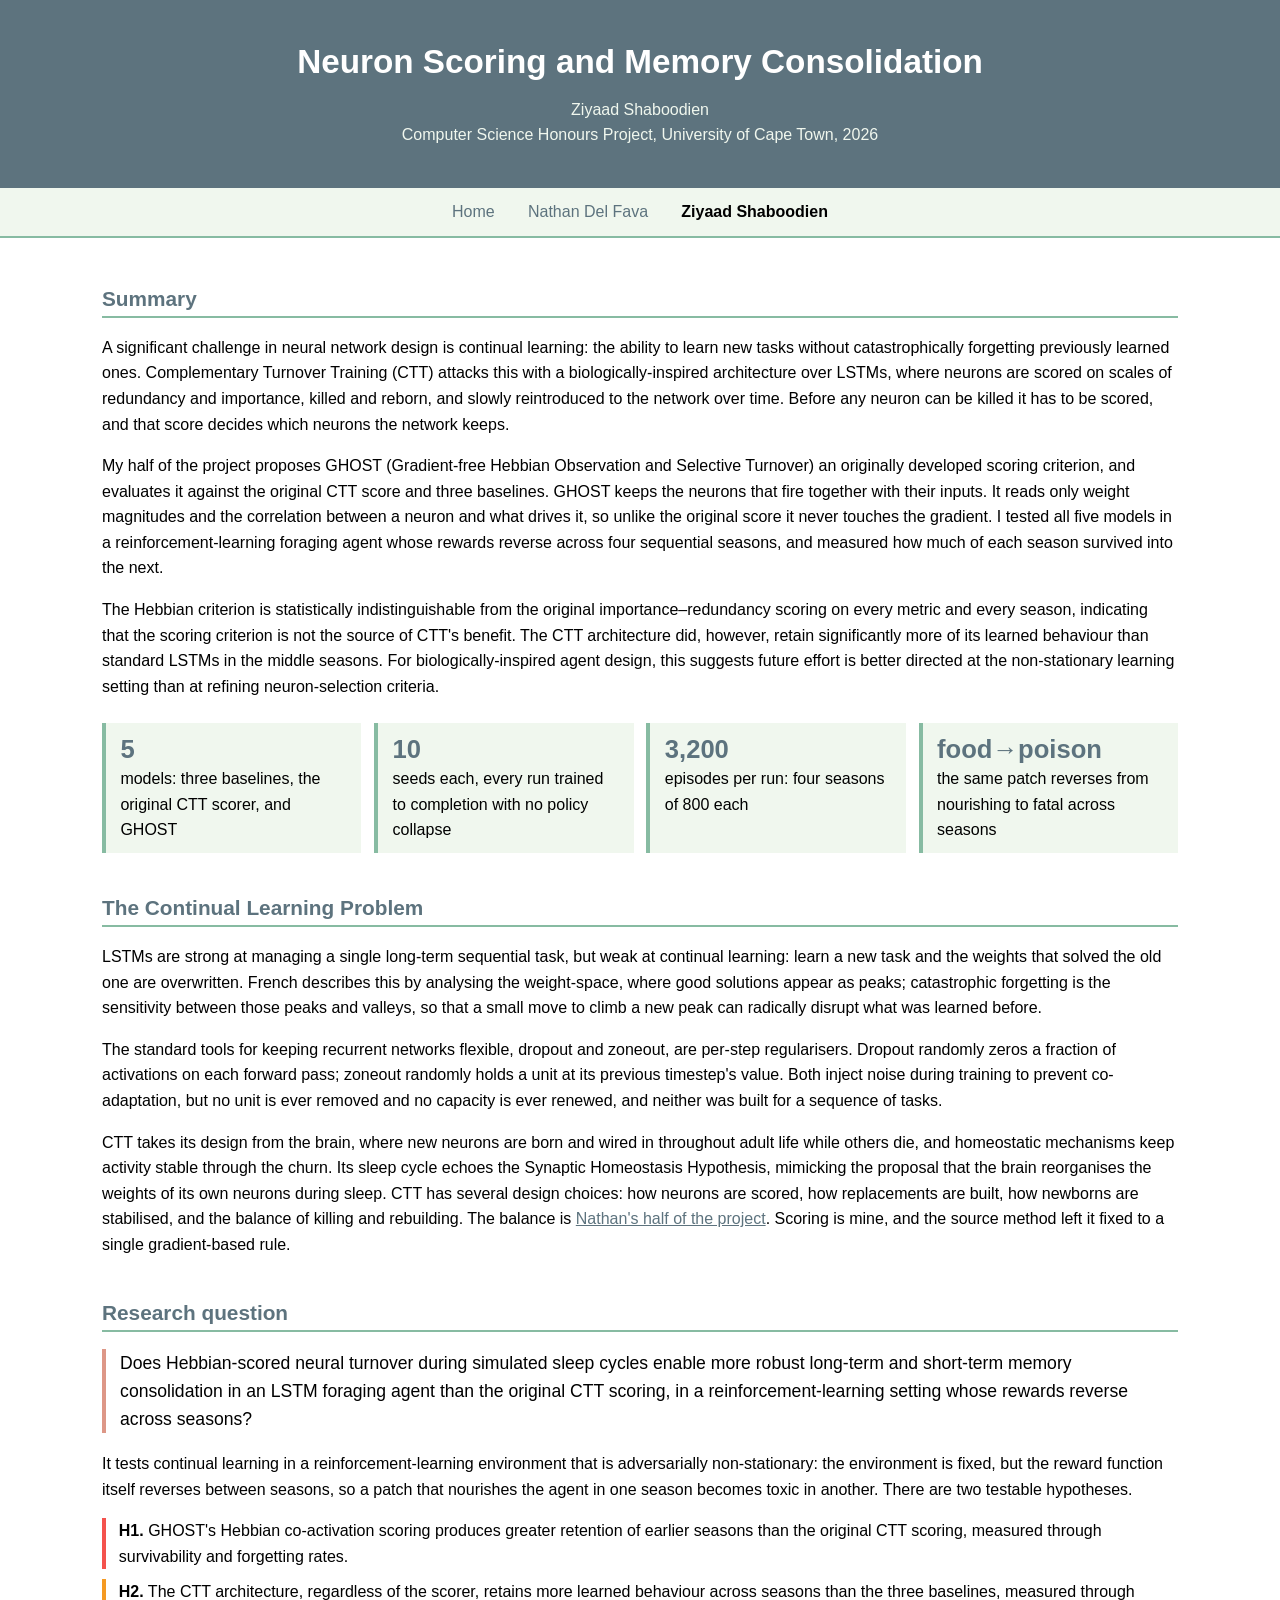
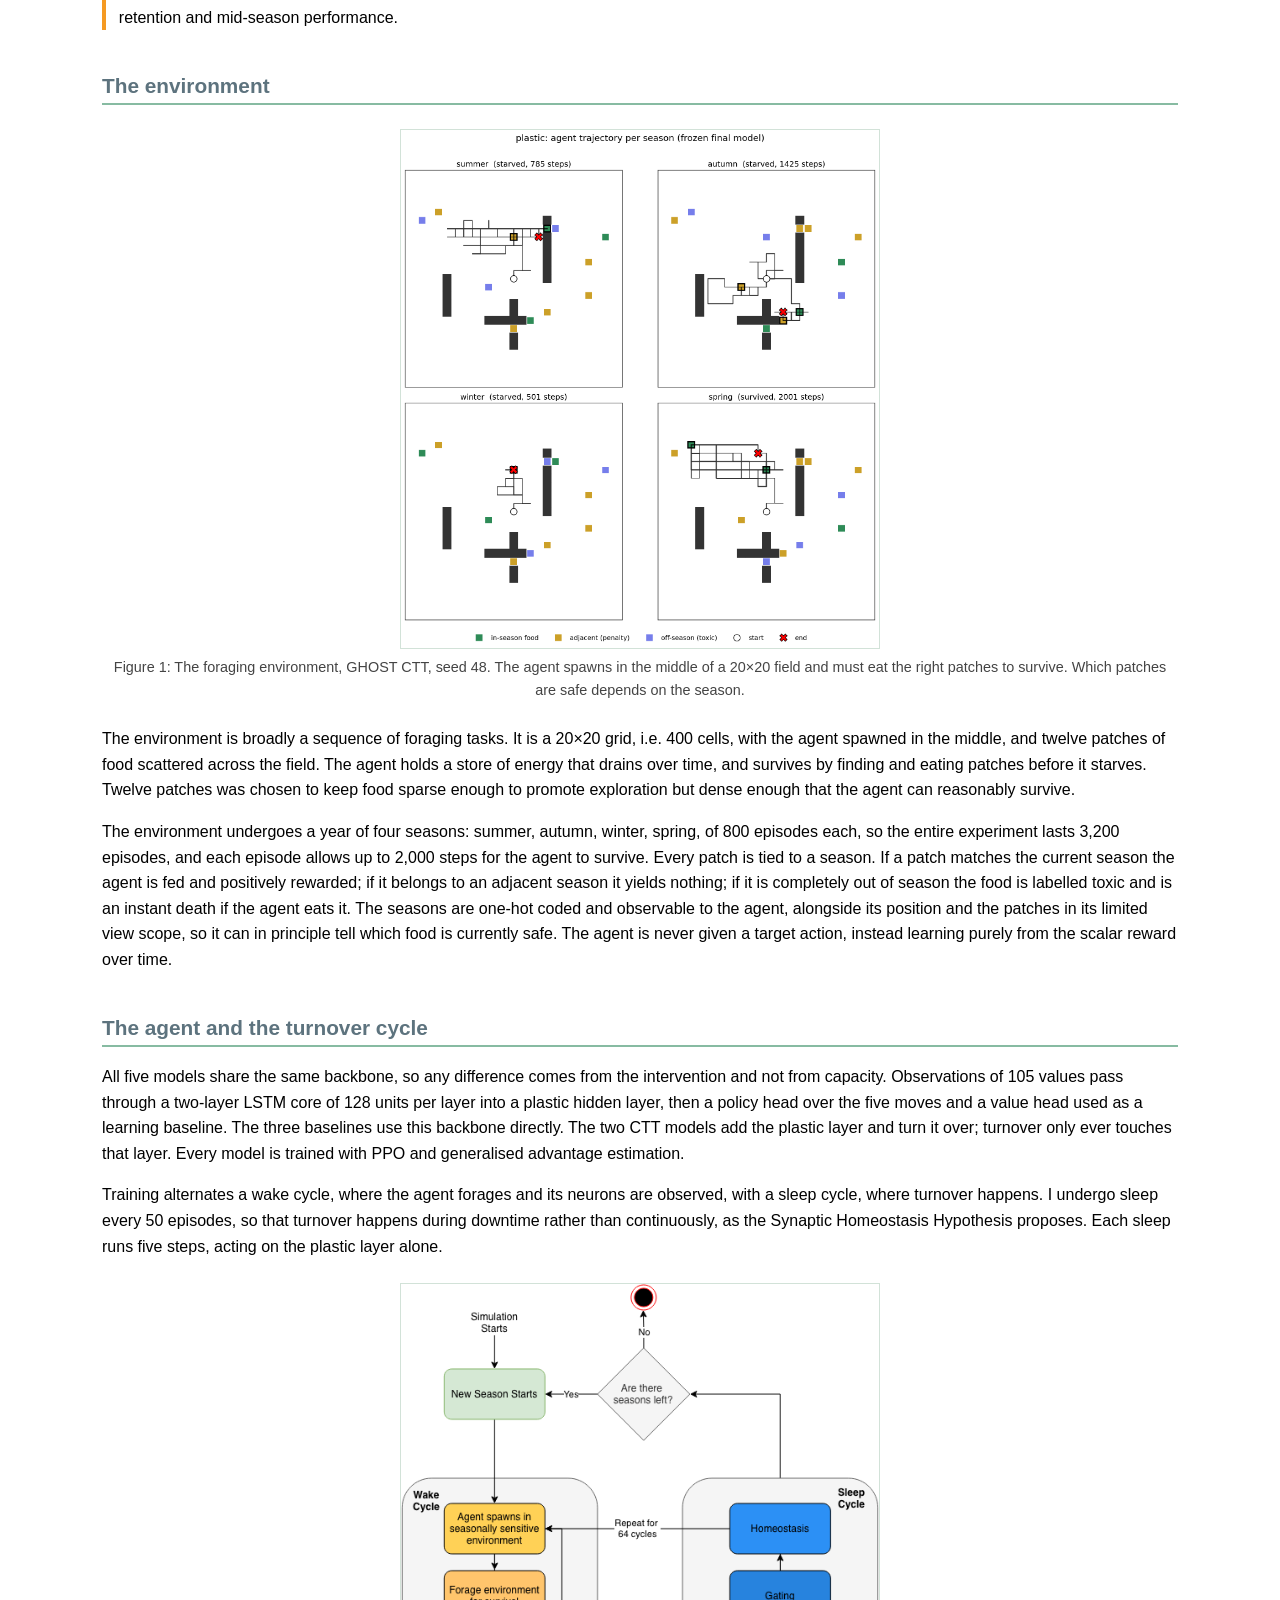
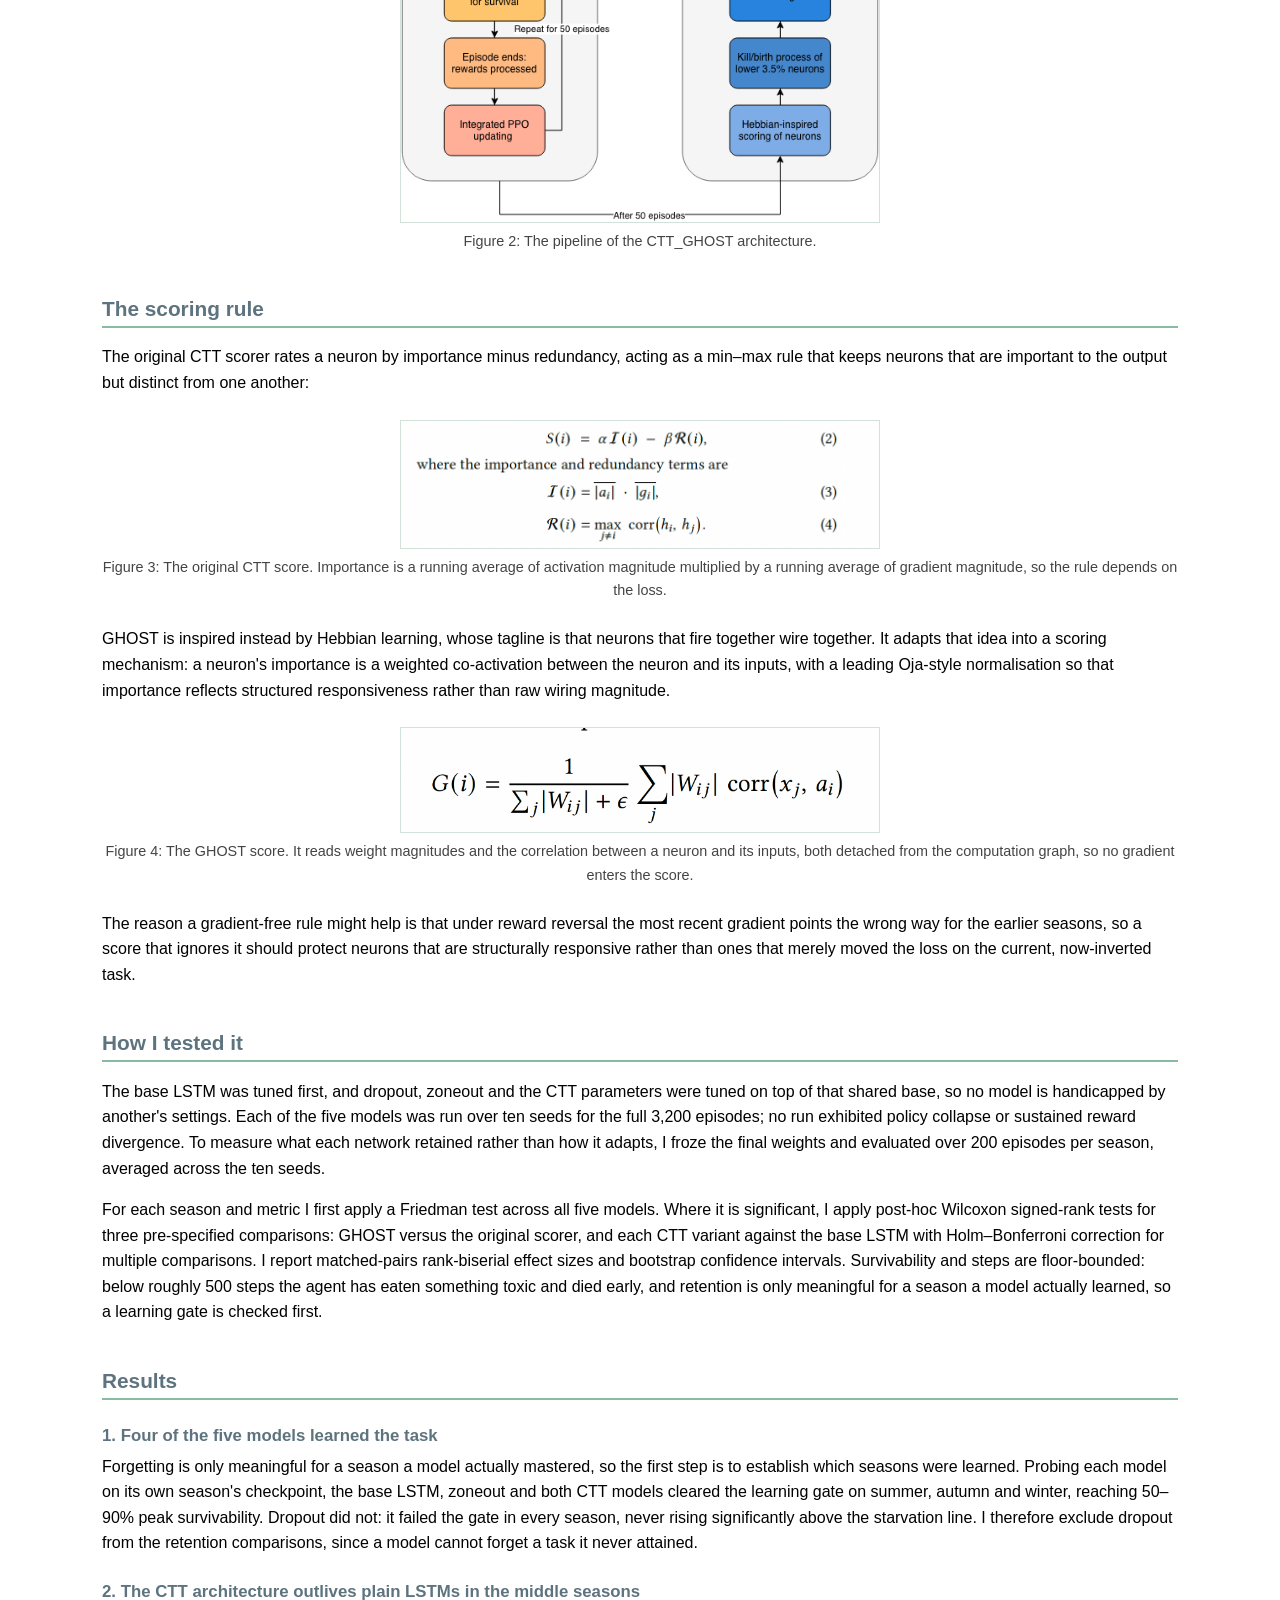
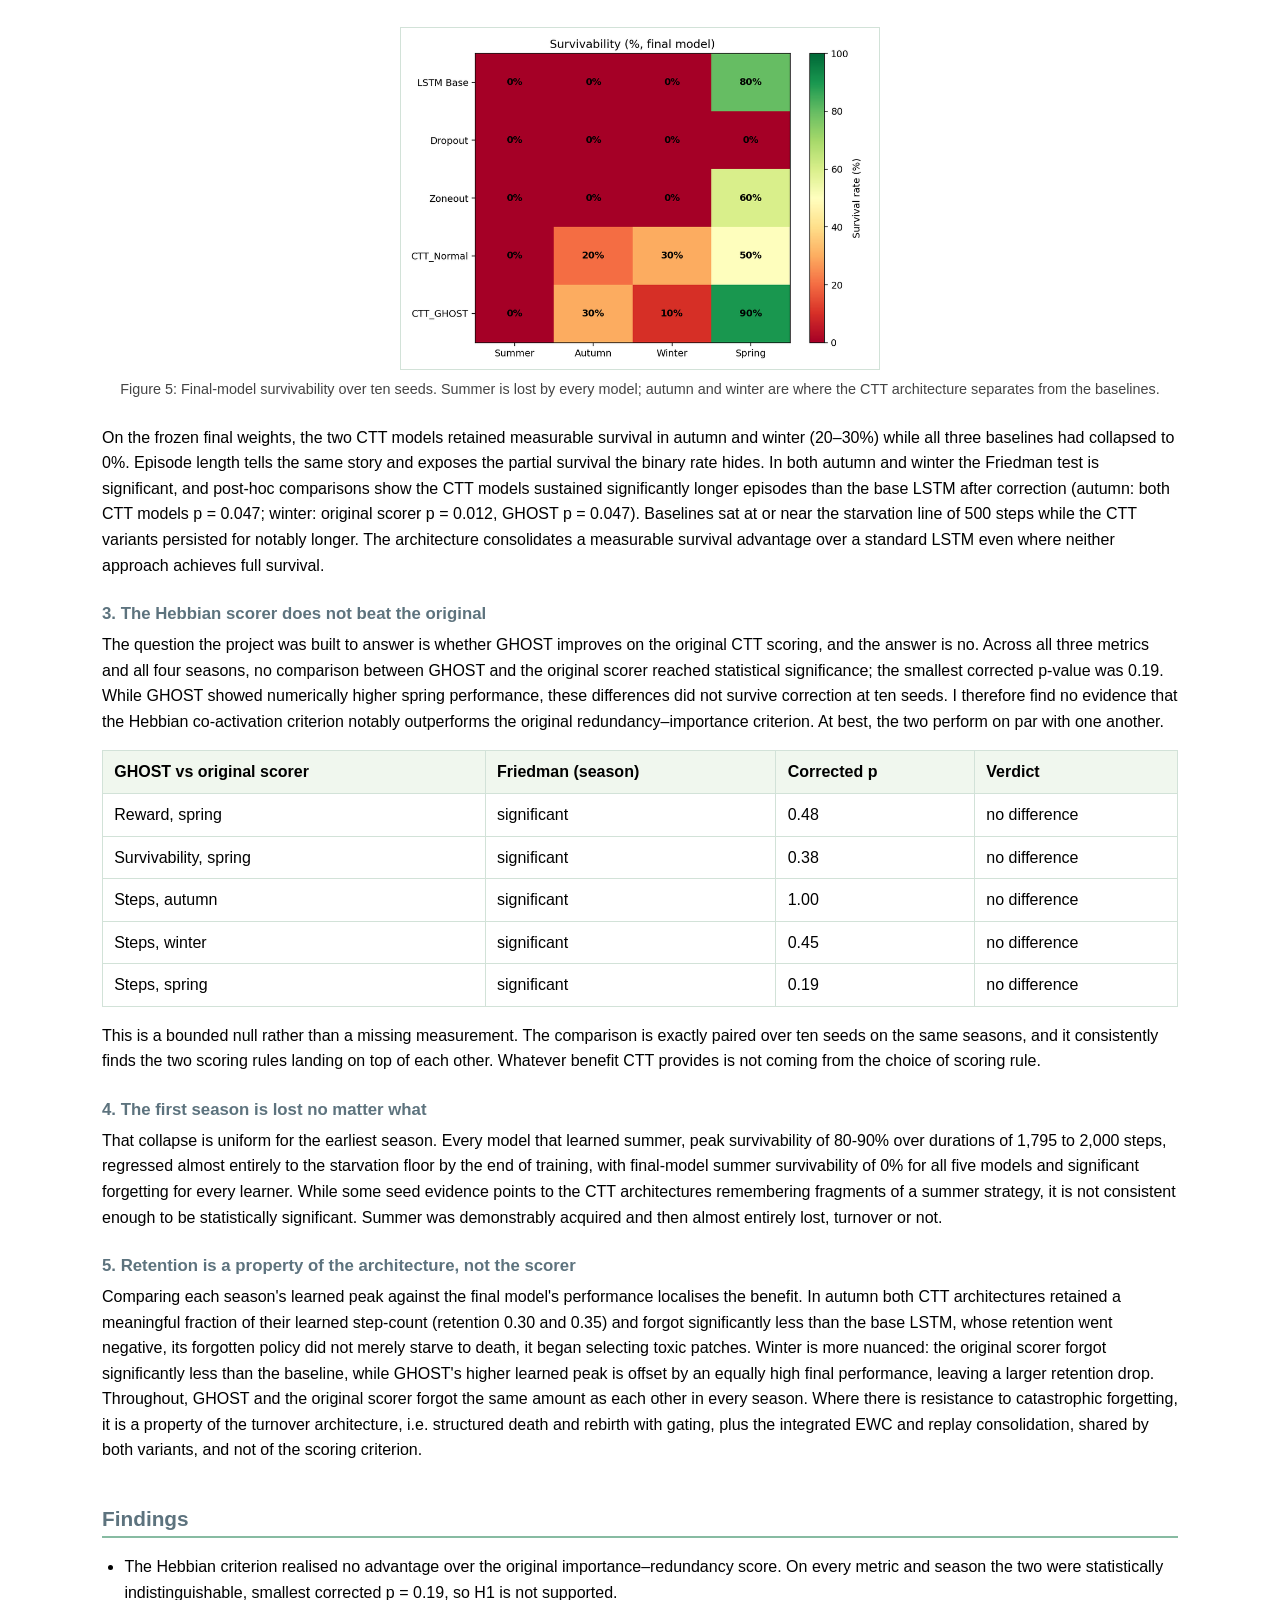
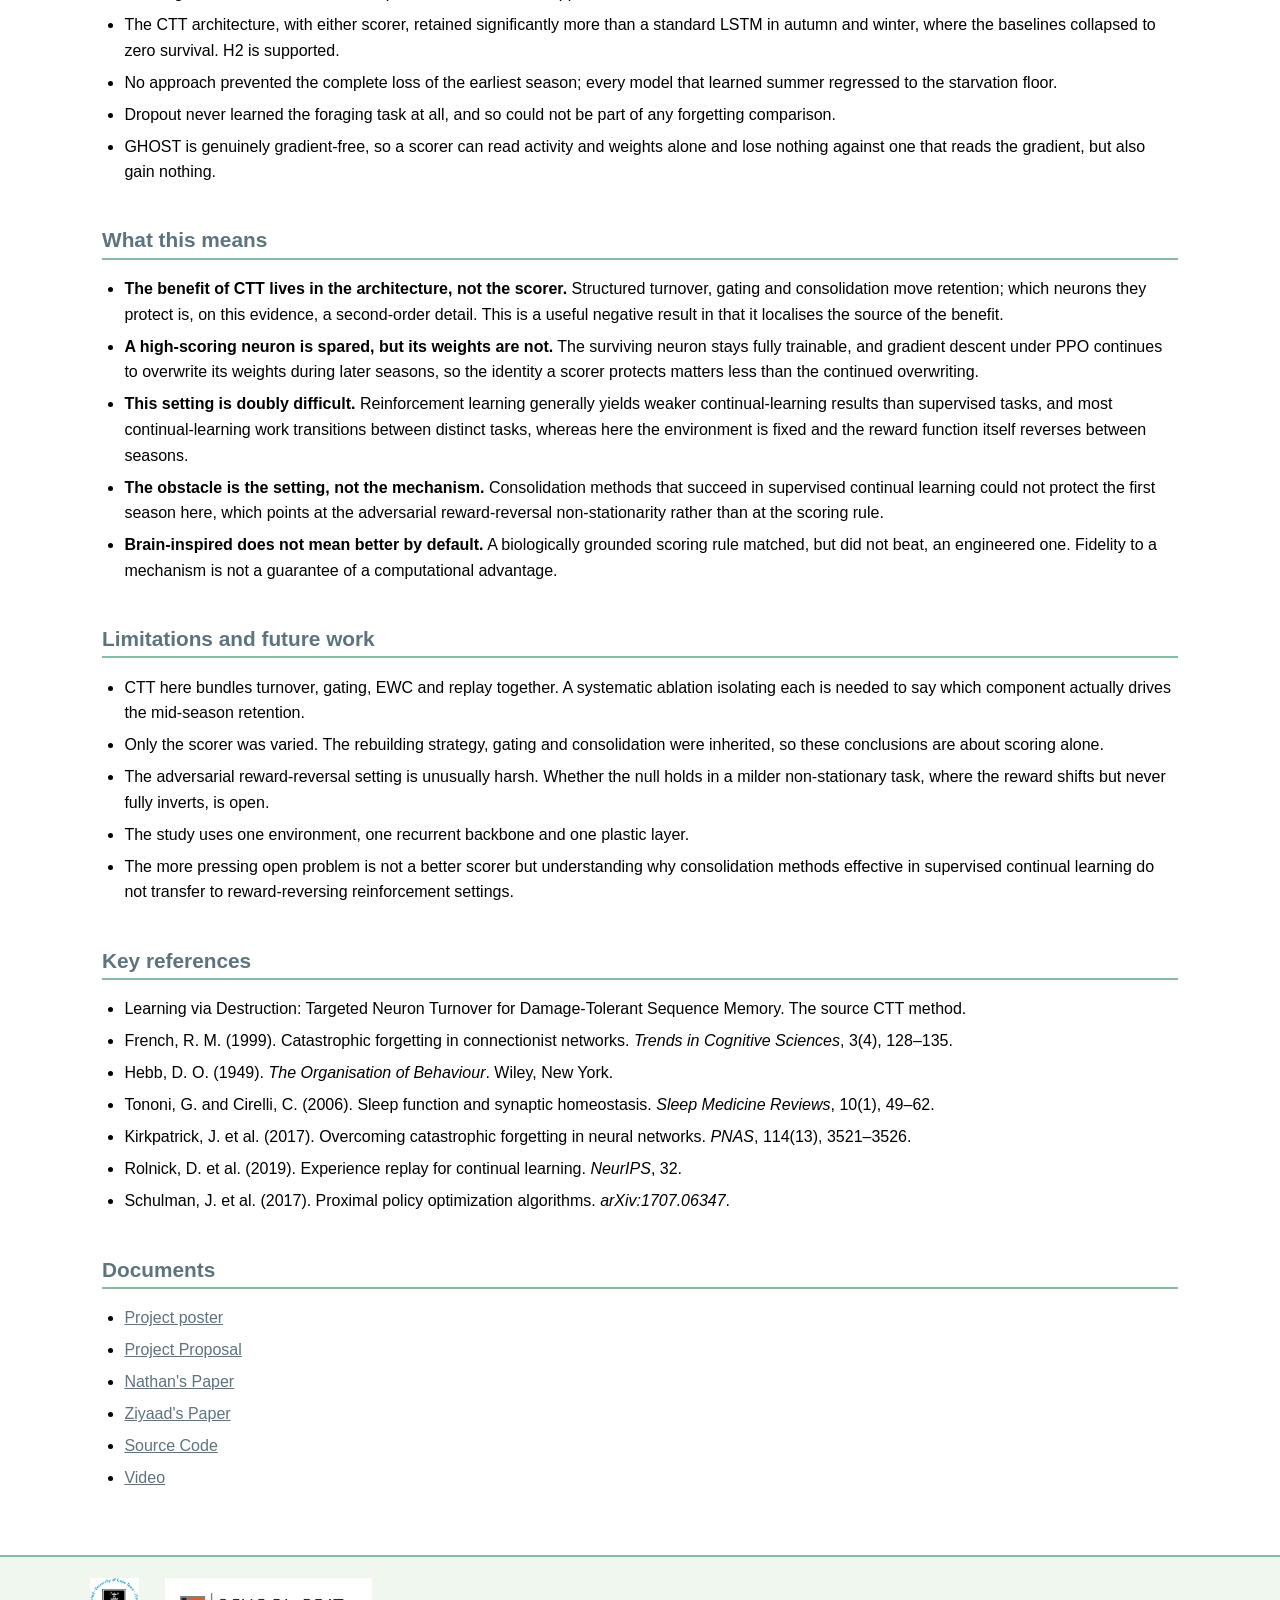
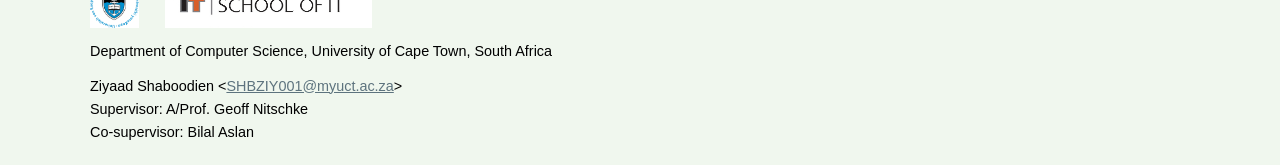
<file: shaboodien.html>
<!DOCTYPE html>
<html lang="en">

<head>
<meta charset="utf-8">
<meta name="viewport" content="width=device-width, initial-scale=1">
<title>Ziyaad Shaboodien - Neuron Scoring and Memory Consolidation</title>
<link rel="stylesheet" href="style.css">
<style>
/* centre figures and keep them compact so they fit the column */
figure { text-align: center; }
figure img { margin: 0 auto; max-width: min(100%, 480px); }
figcaption { text-align: center; }
</style>
</head>

<body>

<div id="banner">
<div>
<h1>Neuron Scoring and Memory Consolidation</h1>
<p>Ziyaad Shaboodien</p>
<p>Computer Science Honours Project, University of Cape Town, 2026</p>
</div>
</div>

<div id="nav">
<ul>
<li><a href="index.html">Home</a></li>
<li><a href="delfava.html">Nathan Del Fava</a></li>
<li><a class="current" href="shaboodien.html">Ziyaad Shaboodien</a></li>
</ul>
</div>

<div id="content">
<h2>Summary</h2>

<p>A significant challenge in neural network design is continual learning: the ability to learn new
tasks without catastrophically forgetting previously learned ones. Complementary Turnover Training
(CTT) attacks this with a biologically-inspired architecture over LSTMs, where neurons are scored on
scales of redundancy and importance, killed and reborn, and slowly reintroduced to the network over
time. Before any neuron can be killed it has to be scored, and that score decides which neurons the
network keeps.</p>

<p>My half of the project proposes GHOST (Gradient-free Hebbian Observation and Selective
Turnover) an originally developed scoring criterion, and evaluates it against the original CTT score and
three baselines. GHOST keeps the neurons that fire together with their inputs. It reads only weight
magnitudes and the correlation between a neuron and what drives it, so unlike the original score it
never touches the gradient. I tested all five models in a reinforcement-learning foraging agent whose
rewards reverse across four sequential seasons, and measured how much of each season survived into
the next.</p>

<p>The Hebbian criterion is statistically indistinguishable from the original importance&ndash;redundancy
scoring on every metric and every season, indicating that the scoring criterion is not the source of
CTT's benefit. The CTT architecture did, however, retain significantly more of its learned behaviour
than standard LSTMs in the middle seasons. For biologically-inspired agent design, this suggests
future effort is better directed at the non-stationary learning setting than at refining
neuron-selection criteria.</p>

<ul class="keyfacts">
<li><strong>5</strong> models: three baselines, the original CTT scorer, and GHOST</li>
<li><strong>10</strong> seeds each, every run trained to completion with no policy collapse</li>
<li><strong>3,200</strong> episodes per run: four seasons of 800 each</li>
<li><strong>food&rarr;poison</strong> the same patch reverses from nourishing to fatal across seasons</li>
</ul>

<h2>The Continual Learning Problem</h2>

<p>LSTMs are strong at managing a single long-term sequential task, but weak at continual learning:
learn a new task and the weights that solved the old one are overwritten. French describes this by
analysing the weight-space, where good solutions appear as peaks; catastrophic forgetting is the
sensitivity between those peaks and valleys, so that a small move to climb a new peak can radically
disrupt what was learned before.</p>

<p>The standard tools for keeping recurrent networks flexible, dropout and zoneout, are per-step
regularisers. Dropout randomly zeros a fraction of activations on each forward pass; zoneout randomly
holds a unit at its previous timestep's value. Both inject noise during training to prevent
co-adaptation, but no unit is ever removed and no capacity is ever renewed, and neither was built for
a sequence of tasks.</p>

<p>CTT takes its design from the brain, where new neurons are born and wired in throughout adult life
while others die, and homeostatic mechanisms keep activity stable through the churn. Its sleep cycle
echoes the Synaptic Homeostasis Hypothesis, mimicking the proposal that the brain reorganises the
weights of its own neurons during sleep. CTT has several design choices: how neurons are
scored, how replacements are built, how newborns are stabilised, and the balance of killing and
rebuilding. The balance is <a href="delfava.html">Nathan's half of the project</a>. Scoring is mine,
and the source method left it fixed to a single gradient-based rule.</p>

<h2>Research question</h2>

<p class="question">Does Hebbian-scored neural turnover during simulated sleep cycles enable more
robust long-term and short-term memory consolidation in an LSTM foraging agent than the original CTT
scoring, in a reinforcement-learning setting whose rewards reverse across seasons?</p>

<p>It tests continual learning in a reinforcement-learning environment
that is adversarially non-stationary: the environment is fixed, but the reward function itself reverses
between seasons, so a patch that nourishes the agent in one season becomes toxic in another. There are
two testable hypotheses.</p>

<ol class="stages">
<li><strong>H1.</strong> GHOST's Hebbian co-activation scoring produces greater retention of earlier
seasons than the original CTT scoring, measured through survivability and forgetting rates.</li>
<li><strong>H2.</strong> The CTT architecture, regardless of the scorer, retains more learned behaviour
across seasons than the three baselines, measured through retention and mid-season performance.</li>
</ol>

<h2>The environment</h2>

<figure>
<img src="assets/trajectory_CTT_GHOST.png" alt="A 20 by 20 foraging grid with the agent spawned in the middle and twelve food patches scattered across the field, with the current season indicated">
<figcaption>Figure 1: The foraging environment, GHOST CTT, seed 48. The agent spawns in the middle of a 20&times;20 field
and must eat the right patches to survive. Which patches are safe depends on the season.</figcaption>
</figure>

<p>The environment is broadly a sequence of foraging tasks. It is a 20&times;20 grid, i.e. 400 cells,
with the agent spawned in the middle, and twelve patches of food scattered across the field. The agent
holds a store of energy that drains over time, and survives by finding and eating patches before it
starves. Twelve patches was chosen to keep food sparse enough to promote exploration but dense enough
that the agent can reasonably survive.</p>

<p>The environment undergoes a year of four seasons: summer, autumn, winter, spring,
of 800 episodes each, so the entire experiment lasts 3,200 episodes, and each episode allows up to 2,000
steps for the agent to survive. Every patch is tied to a season. If a patch matches the current season
the agent is fed and positively rewarded; if it belongs to an adjacent season it yields nothing; if it
is completely out of season the food is labelled toxic and is an instant death if the agent eats it.
The seasons are one-hot coded and observable to the agent, alongside its position and the patches in
its limited view scope, so it can in principle tell which food is currently safe. The agent is never given a target
action, instead learning purely from the scalar reward over time.</p>

<h2>The agent and the turnover cycle</h2>

<p>All five models share the same backbone, so any difference comes from the intervention and not from
capacity. Observations of 105 values pass through a two-layer LSTM core of 128 units per layer into a
plastic hidden layer, then a policy head over the five moves and a value head used as a learning
baseline. The three baselines use this backbone directly. The two CTT models add the plastic layer and
turn it over; turnover only ever touches that layer. Every model is trained with PPO and generalised
advantage estimation.</p>

<p>Training alternates a wake cycle, where the agent forages and its neurons are observed, with a sleep
cycle, where turnover happens. I undergo sleep every 50 episodes, so that turnover happens during
downtime rather than continuously, as the Synaptic Homeostasis Hypothesis proposes. Each sleep runs
five steps, acting on the plastic layer alone.</p>

<figure>
<img src="assets/Day_Night.drawio.png" alt="The mapping of the GHOST Scorer's pipeline">
<figcaption>Figure 2: The pipeline of the CTT_GHOST architecture.</figcaption>
</figure>

<h2>The scoring rule</h2>

<p>The original CTT scorer rates a neuron by importance minus
redundancy, acting as a min&ndash;max rule that keeps neurons that are important to the output but
distinct from one another:</p>

<figure>
<img src="assets/scorer_eq.png" alt="The original CTT survival score: S of i equals alpha times importance of i minus beta times redundancy of i, where importance is the product of running averages of activation and gradient magnitude, and redundancy is the strongest correlation with another neuron">
<figcaption>Figure 3: The original CTT score. Importance is a running average of activation magnitude
multiplied by a running average of gradient magnitude, so the rule depends on the loss.</figcaption>
</figure>

<p>GHOST is inspired instead by Hebbian learning, whose tagline is that neurons that fire together
wire together. It adapts that idea into a scoring mechanism: a neuron's importance is a weighted
co-activation between the neuron and its inputs, with a leading Oja-style normalisation so that
importance reflects structured responsiveness rather than raw wiring magnitude.</p>

<figure>
<img src="assets/ghost_eq.png" alt="The GHOST score: G of i equals one over the sum of absolute incoming weights plus epsilon, times the sum over j of the absolute weight from input j times the Pearson correlation between input j and the activation of neuron i">
<figcaption>Figure 4: The GHOST score. It reads weight magnitudes and the correlation between a
neuron and its inputs, both detached from the computation graph, so no gradient enters the score.</figcaption>
</figure>

<p> The reason a gradient-free rule might help is that under reward reversal the most
recent gradient points the wrong way for the earlier seasons, so a score that ignores it should protect
neurons that are structurally responsive rather than ones that merely moved the loss on the current,
now-inverted task.</p>

<h2>How I tested it</h2>

<p>The base LSTM was tuned first, and dropout, zoneout and the CTT parameters were tuned on top of that
shared base, so no model is handicapped by another's settings. Each of the five models was run over ten
seeds for the full 3,200 episodes; no run exhibited policy collapse or sustained reward divergence. To
measure what each network retained rather than how it adapts, I froze the final weights and evaluated
over 200 episodes per season, averaged across the ten seeds.</p>

<p>For each season and metric I first apply a Friedman test across all five models. Where it is
significant, I apply post-hoc Wilcoxon signed-rank tests for three pre-specified comparisons:
GHOST versus the original scorer, and each CTT variant against the base LSTM with
Holm&ndash;Bonferroni correction for multiple comparisons. I report matched-pairs rank-biserial effect
sizes and bootstrap confidence intervals. Survivability and steps are floor-bounded: below roughly 500
steps the agent has eaten something toxic and died early, and retention is only meaningful for a season
a model actually learned, so a learning gate is checked first.</p>

<h2>Results</h2>

<h3>1. Four of the five models learned the task</h3>

<p>Forgetting is only meaningful for a season a model actually mastered, so the first step is to
establish which seasons were learned. Probing each model on its own season's checkpoint, the base LSTM,
zoneout and both CTT models cleared the learning gate on summer, autumn and winter, reaching 50&ndash;90%
peak survivability. Dropout did not: it failed the gate in every season, never rising significantly
above the starvation line. I therefore exclude dropout from the retention comparisons, since a model
cannot forget a task it never attained.</p>

<h3>2. The CTT architecture outlives plain LSTMs in the middle seasons</h3>

<figure>
<img src="assets/survivability.png" alt="Heatmap of final-model survivability for the five models across the four seasons, showing all models at zero on summer, the two CTT models at twenty to thirty percent on autumn and winter while the baselines are at zero, and higher survival for most models on spring">
<figcaption>Figure 5: Final-model survivability over ten seeds. Summer is lost by every model; autumn
and winter are where the CTT architecture separates from the baselines.</figcaption>
</figure>

<p>On the frozen final weights, the two CTT models retained measurable survival in autumn and winter
(20&ndash;30%) while all three baselines had collapsed to 0%. Episode length tells the same story and
exposes the partial survival the binary rate hides. In both autumn and winter the Friedman test is
significant, and post-hoc comparisons show the CTT models sustained significantly longer episodes than
the base LSTM after correction (autumn: both CTT models p&nbsp;=&nbsp;0.047; winter: original scorer
p&nbsp;=&nbsp;0.012, GHOST p&nbsp;=&nbsp;0.047). Baselines sat at or near the starvation line of 500
steps while the CTT variants persisted for notably longer. The architecture consolidates a measurable
survival advantage over a standard LSTM even where neither approach achieves full survival.</p>

<h3>3. The Hebbian scorer does not beat the original</h3>

<p>The question the project was built to answer is whether GHOST improves on the original CTT scoring,
and the answer is no. Across all three metrics and all four seasons, no comparison between GHOST and the
original scorer reached statistical significance; the smallest corrected p-value was 0.19. While GHOST
showed numerically higher spring performance, these differences did not survive correction at ten seeds.
I therefore find no evidence that the Hebbian co-activation criterion notably outperforms the original
redundancy&ndash;importance criterion. At best, the two perform on par with one another.</p>

<div class="scroll">
<table>
<tr>
<th>GHOST vs original scorer</th>
<th>Friedman (season)</th>
<th>Corrected p</th>
<th>Verdict</th>
</tr>
<tr>
<td>Reward, spring</td>
<td>significant</td>
<td>0.48</td>
<td>no difference</td>
</tr>
<tr>
<td>Survivability, spring</td>
<td>significant</td>
<td>0.38</td>
<td>no difference</td>
</tr>
<tr>
<td>Steps, autumn</td>
<td>significant</td>
<td>1.00</td>
<td>no difference</td>
</tr>
<tr>
<td>Steps, winter</td>
<td>significant</td>
<td>0.45</td>
<td>no difference</td>
</tr>
<tr>
<td>Steps, spring</td>
<td>significant</td>
<td>0.19</td>
<td>no difference</td>
</tr>
</table>
</div>

<p>This is a bounded null rather than a missing measurement. The comparison is exactly paired over ten
seeds on the same seasons, and it consistently finds the two scoring rules landing on top of each other.
Whatever benefit CTT provides is not coming from the choice of scoring rule.</p>

<h3>4. The first season is lost no matter what</h3>

<p>That collapse is uniform for the earliest season. Every model that learned summer, peak
survivability of 80-90% over durations of 1,795 to 2,000 steps, regressed almost entirely
to the starvation floor by the end of training, with final-model summer survivability of 0% for all five
models and significant forgetting for every learner. While some seed evidence points to the CTT
architectures remembering fragments of a summer strategy, it is not consistent enough to be
statistically significant. Summer was demonstrably acquired and then almost entirely lost, turnover or
not.</p>

<h3>5. Retention is a property of the architecture, not the scorer</h3>

<p>Comparing each season's learned peak against the final model's performance localises the benefit. In
autumn both CTT architectures retained a meaningful fraction of their learned step-count (retention 0.30
and 0.35) and forgot significantly less than the base LSTM, whose retention went negative, its
forgotten policy did not merely starve to death, it began selecting toxic patches. Winter is more
nuanced: the original scorer forgot significantly less than the baseline, while GHOST's higher learned
peak is offset by an equally high final performance, leaving a larger retention drop. Throughout, GHOST
and the original scorer forgot the same amount as each other in every season. Where there is resistance
to catastrophic forgetting, it is a property of the turnover architecture, i.e. structured death
and rebirth with gating, plus the integrated EWC and replay consolidation, shared by both
variants, and not of the scoring criterion.</p>

<h2>Findings</h2>

<ul>
<li>The Hebbian criterion realised no advantage over the original importance&ndash;redundancy score. On
every metric and season the two were statistically indistinguishable, smallest corrected
p&nbsp;=&nbsp;0.19, so H1 is not supported.</li>
<li>The CTT architecture, with either scorer, retained significantly more than a standard LSTM in autumn
and winter, where the baselines collapsed to zero survival. H2 is supported.</li>
<li>No approach prevented the complete loss of the earliest season; every model that learned summer
regressed to the starvation floor.</li>
<li>Dropout never learned the foraging task at all, and so could not be part of any forgetting
comparison.</li>
<li>GHOST is genuinely gradient-free, so a scorer can read activity and weights alone and lose nothing
against one that reads the gradient, but also gain nothing.</li>
</ul>

<h2>What this means</h2>

<ul>
<li><strong>The benefit of CTT lives in the architecture, not the scorer.</strong> Structured turnover,
gating and consolidation move retention; which neurons they protect is, on this evidence, a second-order
detail. This is a useful negative result in that it localises the source of the benefit.</li>
<li><strong>A high-scoring neuron is spared, but its weights are not.</strong> The surviving neuron stays
fully trainable, and gradient descent under PPO continues to overwrite its weights during later seasons,
so the identity a scorer protects matters less than the continued overwriting.</li>
<li><strong>This setting is doubly difficult.</strong> Reinforcement learning generally yields weaker
continual-learning results than supervised tasks, and most continual-learning work transitions between
distinct tasks, whereas here the environment is fixed and the reward function itself reverses between
seasons.</li>
<li><strong>The obstacle is the setting, not the mechanism.</strong> Consolidation methods that succeed
in supervised continual learning could not protect the first season here, which points at the
adversarial reward-reversal non-stationarity rather than at the scoring rule.</li>
<li><strong>Brain-inspired does not mean better by default.</strong> A biologically grounded scoring rule
matched, but did not beat, an engineered one. Fidelity to a mechanism is not a guarantee of a
computational advantage.</li>
</ul>

<h2>Limitations and future work</h2>

<ul>
<li>CTT here bundles turnover, gating, EWC and replay together. A systematic ablation isolating each is
needed to say which component actually drives the mid-season retention.</li>
<li>Only the scorer was varied. The rebuilding strategy, gating and consolidation were inherited, so
these conclusions are about scoring alone.</li>
<li>The adversarial reward-reversal setting is unusually harsh. Whether the null holds in a milder
non-stationary task, where the reward shifts but never fully inverts, is open.</li>
<li>The study uses one environment, one recurrent backbone and one plastic layer.</li>
<li>The more pressing open problem is not a better scorer but understanding why consolidation methods
effective in supervised continual learning do not transfer to reward-reversing reinforcement settings.</li>
</ul>

<h2>Key references</h2>

<ul>
<li>Learning via Destruction: Targeted Neuron Turnover for Damage-Tolerant Sequence Memory. The source
CTT method.</li>
<li>French, R. M. (1999). Catastrophic forgetting in connectionist networks. <em>Trends in Cognitive
Sciences</em>, 3(4), 128&ndash;135.</li>
<li>Hebb, D. O. (1949). <em>The Organisation of Behaviour</em>. Wiley, New York.</li>
<li>Tononi, G. and Cirelli, C. (2006). Sleep function and synaptic homeostasis. <em>Sleep Medicine
Reviews</em>, 10(1), 49&ndash;62.</li>
<li>Kirkpatrick, J. et al. (2017). Overcoming catastrophic forgetting in neural networks. <em>PNAS</em>,
114(13), 3521&ndash;3526.</li>
<li>Rolnick, D. et al. (2019). Experience replay for continual learning. <em>NeurIPS</em>, 32.</li>
<li>Schulman, J. et al. (2017). Proximal policy optimization algorithms. <em>arXiv:1707.06347</em>.</li>
</ul>

<h2>Documents</h2>

<ul>
<li><a href="assets/BIONN_Project_Poster.pdf" target="_blank">Project poster</a></li>
<li><a href="assets/2026_BIONN_Project_Proposal.pdf" target="_blank">Project Proposal</a></li>
<li><a href="assets/DLFNAT001_BIONN_FinalReport.pdf" target="_blank">Nathan's Paper</a></li>
<li><a href="assets/SHBZIY001_BIONN_Final_Paper.pdf" target="_blank">Ziyaad's Paper</a></li>
<li><a href="https://anonymous.4open.science/r/targeted-neuron-turnover/README.md" target="_blank">Source Code</a></li>
<li><a href="assets/bionn_video.mp4" target="_blank">Video</a></li>
</ul>

</div>

<div id="footer">
<div>
<img src="assets/uct_logo.png" alt="University of Cape Town">
<img src="assets/sit_logo.png" alt="UCT School of IT">
<p>Department of Computer Science, University of Cape Town, South Africa</p>
<p>Ziyaad Shaboodien &lt;<a href="mailto:SHBZIY001@myuct.ac.za">SHBZIY001@myuct.ac.za</a>&gt;<br>
Supervisor: A/Prof. Geoff Nitschke<br>
Co-supervisor: Bilal Aslan</p>
</div>
</div>

</body>

</html>
</file>
<file: style.css>
/* Complementary Turnover Training - honours project website */

:root {
    --black: #000000;
    --slate: #5d737e;
    --clay: #dd9787;
    --paper: #f0f7ee;
    --sage: #87bba2;
    --line: #d2e2d8;
}

* {
    box-sizing: border-box;
}

body {
    background-color: #ffffff;
    color: var(--black);
    font-family: Helvetica, Arial, sans-serif;
    font-size: 16px;
    line-height: 1.6;
    margin: 0;
}

h1, h2, h3 {
    line-height: 1.3;
}

h1 {
    font-size: clamp(1.4em, 2.6vw, 2.6em);
    margin: 0 0 0.4em;
}

h2 {
    border-bottom: 2px solid var(--sage);
    color: var(--slate);
    font-size: 1.3em;
    margin: 2em 0 0.8em;
    padding-bottom: 0.2em;
}

h3 {
    color: var(--slate);
    font-size: 1.05em;
    margin: 1.5em 0 0.4em;
}

p, ul, ol {
    margin: 0 0 1em;
}

ul, ol {
    padding-left: 1.4em;
}

li {
    margin-bottom: 0.4em;
}

a {
    color: var(--slate);
}

/* header - spans the full width of the page */

#banner {
    background-color: var(--slate);
    color: #ffffff;
    padding: 2.5em 1.5em;
    text-align: center;
}

#banner h1 {
    color: #ffffff;
}

#banner p {
    color: var(--paper);
    margin: 0;
}

/* navigation */

#nav {
    background-color: var(--paper);
    border-bottom: 2px solid var(--sage);
    text-align: center;
}

#nav ul {
    list-style: none;
    margin: 0 auto;
    max-width: 1100px;
    padding: 0 0.75em;
}

#nav li {
    display: inline-block;
    margin: 0 0.9em;
}

#nav a {
    display: inline-block;
    padding: 0.7em 0;
    text-decoration: none;
}

#nav a:hover {
    text-decoration: underline;
}

#nav a.current {
    color: var(--black);
    font-weight: bold;
}

/* content */

#content {
    margin: 0 auto;
    max-width: 1100px;
    padding: 1em 0.75em 3em;
}

#content h2:first-of-type {
    margin-top: 1.5em;
}

/* the five turnover stages */

ol.stages {
    list-style: none;
    padding-left: 0;
}

ol.stages li {
    border-left: 4px solid var(--sage);
    margin-bottom: 0.6em;
    padding-left: 0.8em;
}

ol.stages li:nth-child(1) { border-left-color: #f4524d; }
ol.stages li:nth-child(2) { border-left-color: #f59a23; }
ol.stages li:nth-child(3) { border-left-color: #ffd43b; }
ol.stages li:nth-child(4) { border-left-color: #2ca24c; }
ol.stages li:nth-child(5) { border-left-color: #1b84a0; }

/* key numbers */

ul.keyfacts {
    display: flex;
    flex-wrap: wrap;
    gap: 0.8em;
    list-style: none;
    margin: 1.5em 0;
    padding-left: 0;
}

ul.keyfacts li {
    background-color: var(--paper);
    border-left: 4px solid var(--sage);
    flex: 1 1 200px;
    margin-bottom: 0;
    padding: 0.6em 0.9em;
}

ul.keyfacts strong {
    color: var(--slate);
    display: block;
    font-size: 1.6em;
    line-height: 1.3;
}

/* research question */

p.question {
    border-left: 4px solid var(--clay);
    font-size: 1.1em;
    padding-left: 0.8em;
}

/* figures */

figure {
    margin: 1.5em 0;
}

figure img {
    border: 1px solid var(--line);
    display: block;
    height: auto;
    max-width: 100%;
}

figcaption {
    color: #444444;
    font-size: 0.9em;
    margin-top: 0.5em;
}

/* tables */

table {
    border-collapse: collapse;
    margin-bottom: 1em;
    width: 100%;
}

th, td {
    border: 1px solid var(--line);
    padding: 0.5em 0.7em;
    text-align: left;
    vertical-align: top;
}

th {
    background-color: var(--paper);
}

/* wide tables scroll sideways on small screens */

div.scroll {
    overflow-x: auto;
}

div.scroll table {
    min-width: 560px;
}

/* footer */

#footer {
    background-color: var(--paper);
    border-top: 2px solid var(--sage);
    color: var(--black);
    font-size: 0.9em;
    padding: 1.5em;
}

#footer div {
    margin: 0 auto;
    max-width: 1100px;
}

#footer img {
    height: 50px;
    margin-right: 1.5em;
    vertical-align: middle;
    width: auto;
}

#footer p {
    margin: 0.8em 0 0;
}

/* results: one figure per student, side by side, stacked on narrow screens */

.image-container {
    display: flex;
    flex-wrap: wrap;
    gap: 1.5em;
}

.image-container figure {
    flex: 1 1 360px;
    margin: 0.5em 0 0;
}

.image-container h3 {
    margin: 0;
    text-align: center;
}

.image-container .figure-topic {
    color: #444444;
    margin: 0 0 0.6em;
    text-align: center;
}

/* every results figure gets the same 7:5 frame */
.image-container img {
    aspect-ratio: 7 / 5;
    background-color: #ffffff;
    object-fit: contain;
    width: 100%;
}

/* one takeaway per results figure, lined up under its figure */

ul.takeaways {
    display: flex;
    flex-wrap: wrap;
    gap: 1.5em;
    list-style: none;
    padding-left: 0;
}

ul.takeaways li {
    background-color: var(--paper);
    border-left: 4px solid var(--sage);
    flex: 1 1 360px;
    margin-bottom: 0;
    padding: 0.6em 0.9em;
}
</file>
